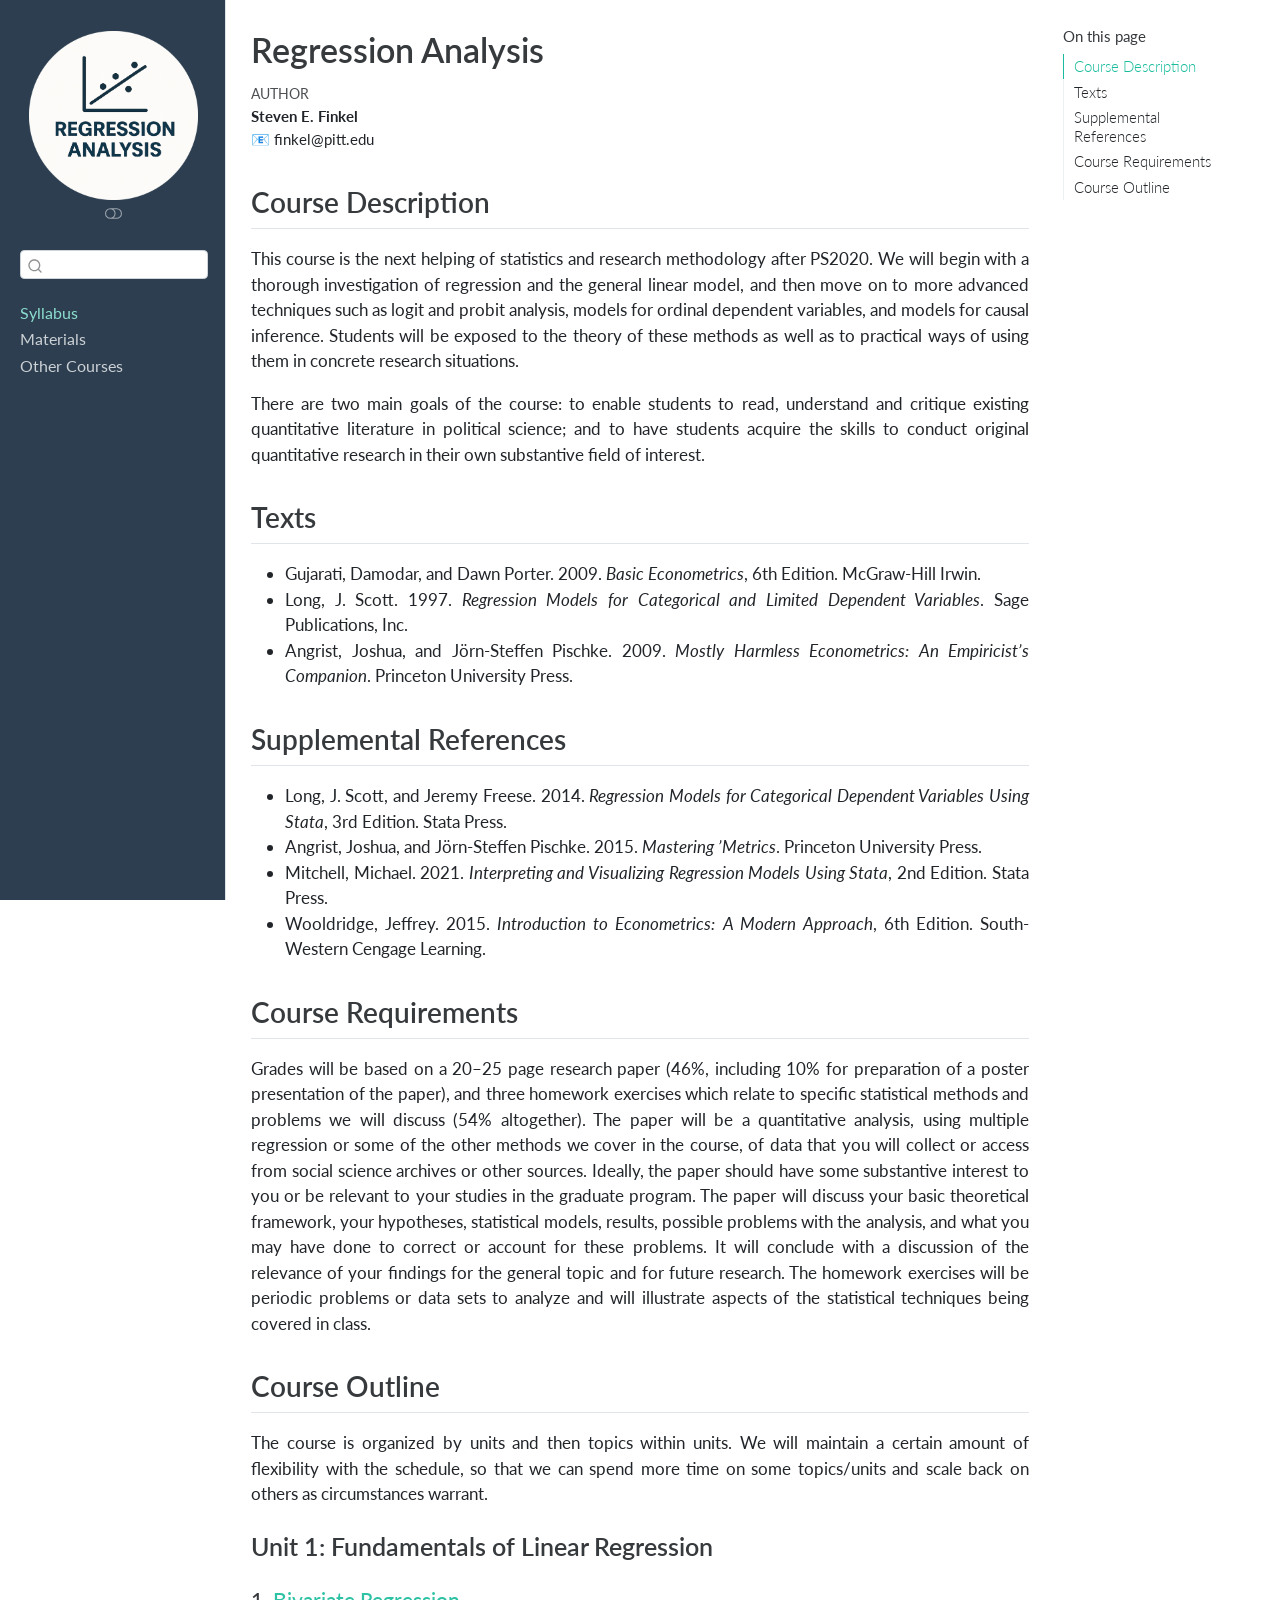
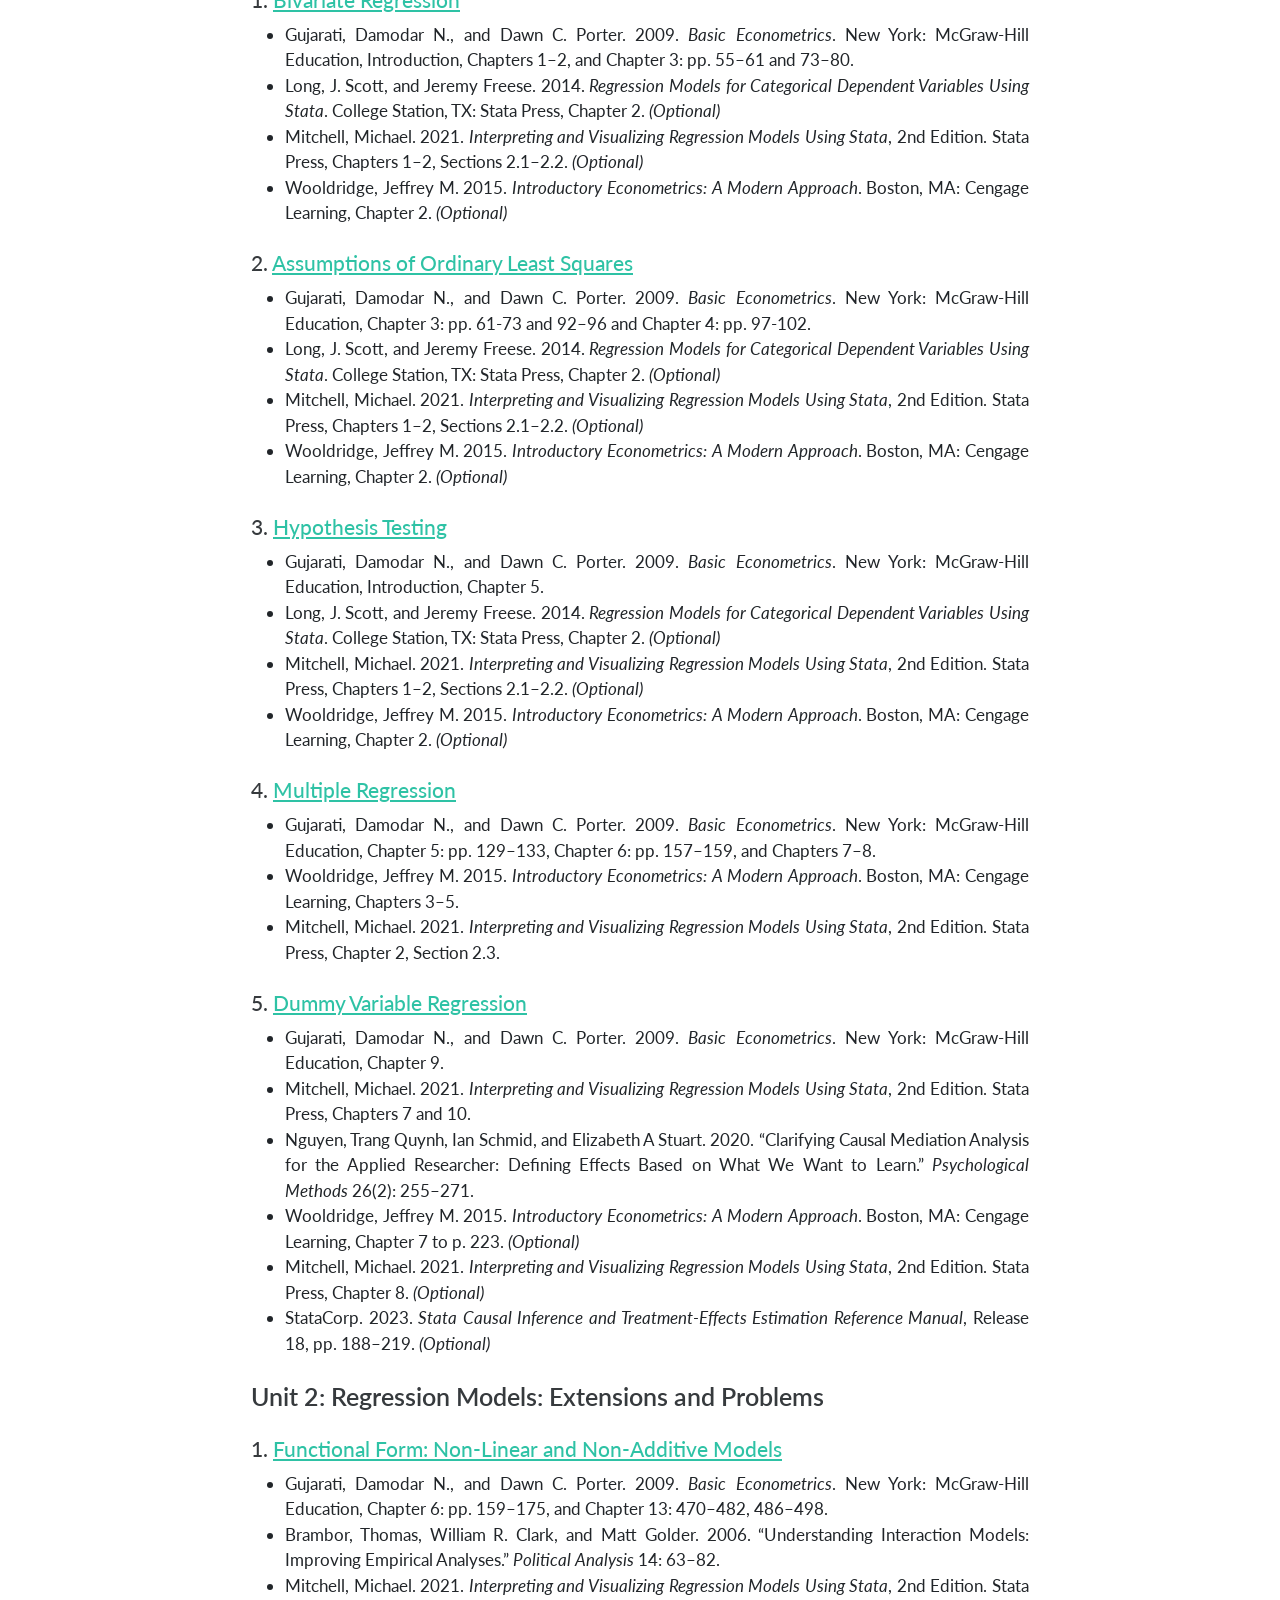
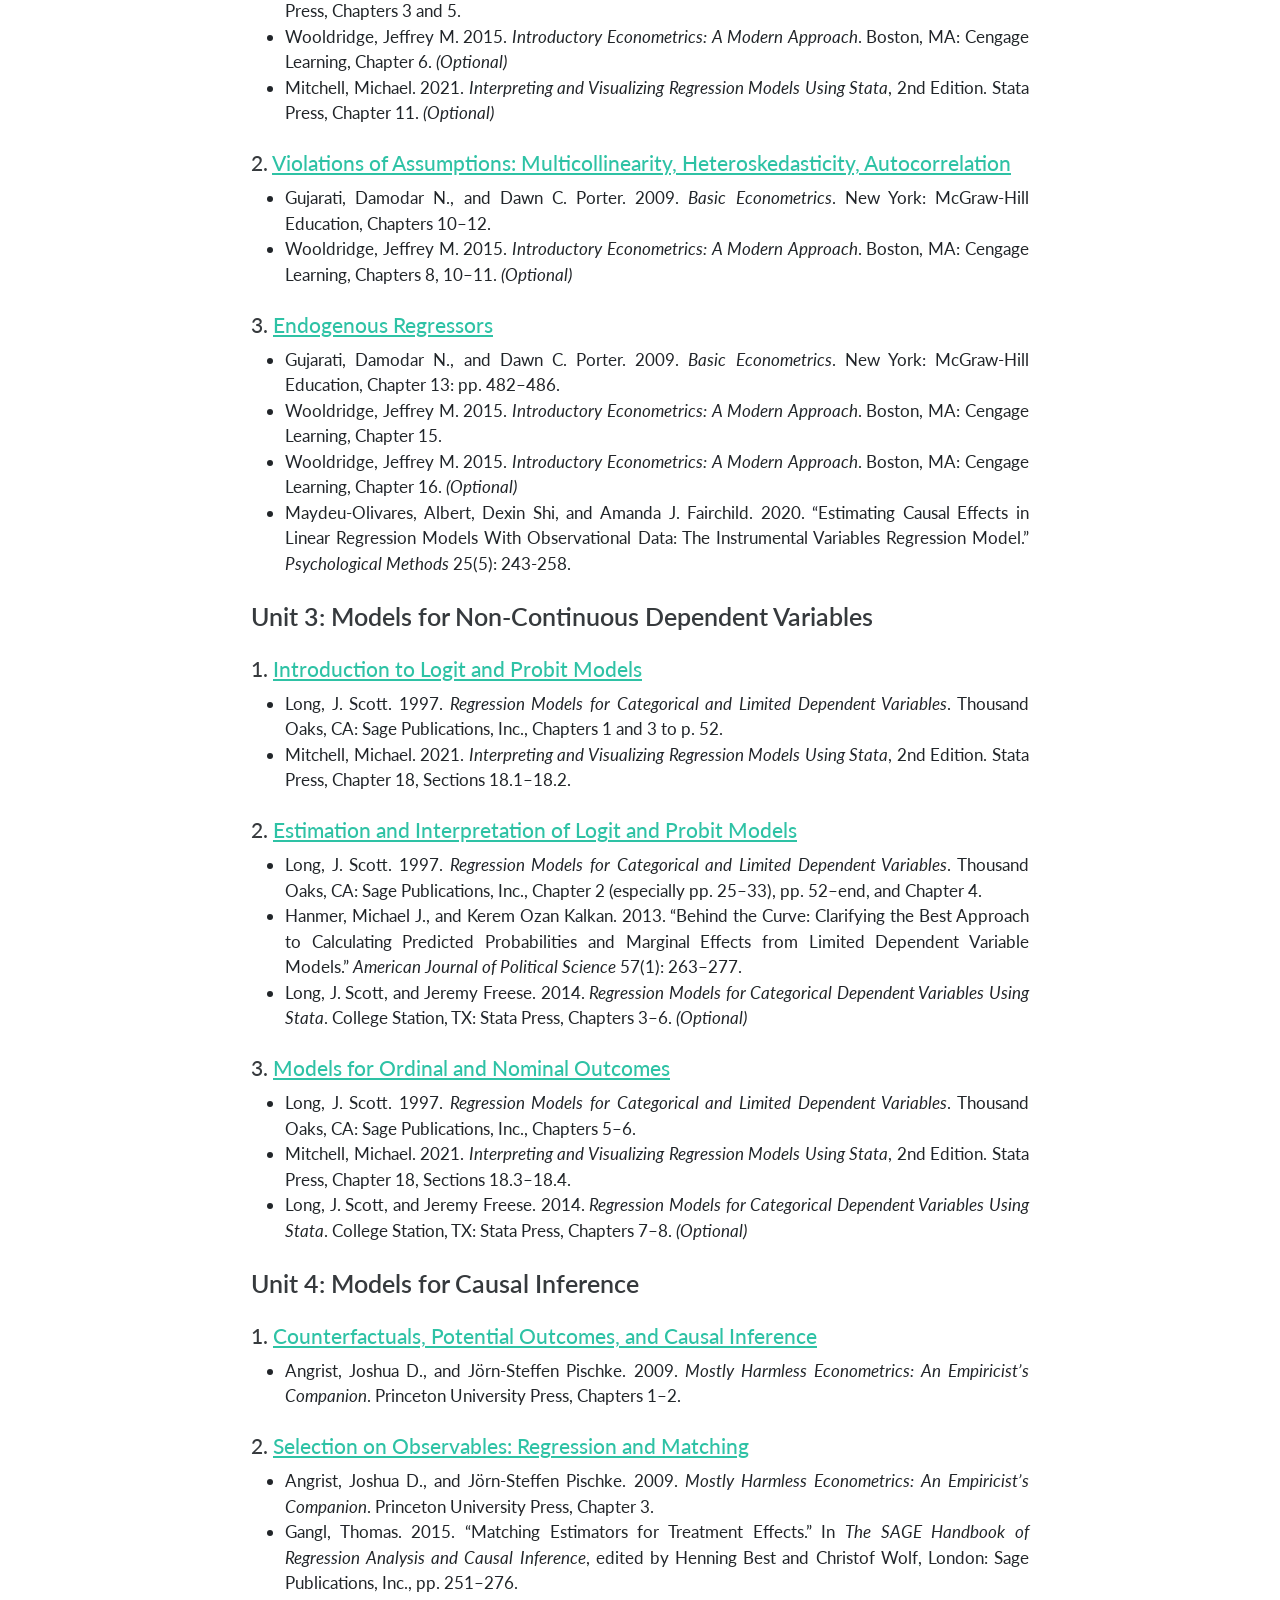
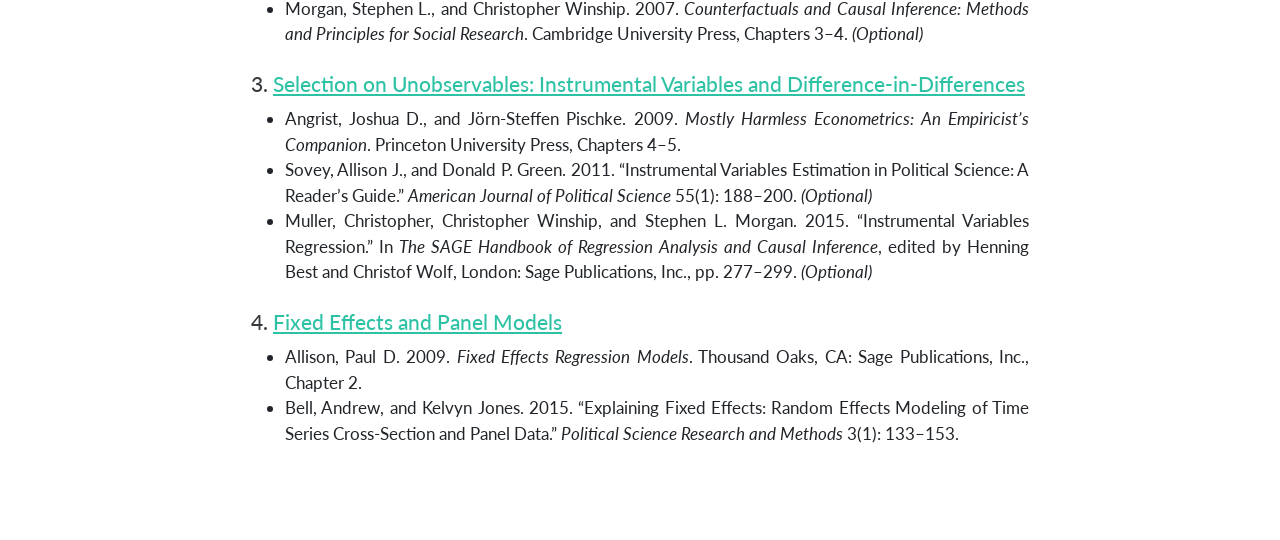
<file: docs/index.html>
<!DOCTYPE html>
<html xmlns="http://www.w3.org/1999/xhtml" lang="en" xml:lang="en"><head>

<meta charset="utf-8">
<meta name="generator" content="quarto-1.3.353">

<meta name="viewport" content="width=device-width, initial-scale=1.0, user-scalable=yes">

<meta name="author" content="Steven E. Finkel 📧 finkel@pitt.edu">

<title>Regression Analysis</title>
<style>
code{white-space: pre-wrap;}
span.smallcaps{font-variant: small-caps;}
div.columns{display: flex; gap: min(4vw, 1.5em);}
div.column{flex: auto; overflow-x: auto;}
div.hanging-indent{margin-left: 1.5em; text-indent: -1.5em;}
ul.task-list{list-style: none;}
ul.task-list li input[type="checkbox"] {
  width: 0.8em;
  margin: 0 0.8em 0.2em -1em; /* quarto-specific, see https://github.com/quarto-dev/quarto-cli/issues/4556 */ 
  vertical-align: middle;
}
</style>


<script src="site_libs/quarto-nav/quarto-nav.js"></script>
<script src="site_libs/clipboard/clipboard.min.js"></script>
<script src="site_libs/quarto-search/autocomplete.umd.js"></script>
<script src="site_libs/quarto-search/fuse.min.js"></script>
<script src="site_libs/quarto-search/quarto-search.js"></script>
<meta name="quarto:offset" content="./">
<script src="site_libs/quarto-html/quarto.js"></script>
<script src="site_libs/quarto-html/popper.min.js"></script>
<script src="site_libs/quarto-html/tippy.umd.min.js"></script>
<link href="site_libs/quarto-html/tippy.css" rel="stylesheet">
<link href="site_libs/quarto-html/quarto-syntax-highlighting.css" rel="stylesheet" class="quarto-color-scheme" id="quarto-text-highlighting-styles">
<link href="site_libs/quarto-html/quarto-syntax-highlighting-dark.css" rel="prefetch" class="quarto-color-scheme quarto-color-alternate" id="quarto-text-highlighting-styles">
<script src="site_libs/bootstrap/bootstrap.min.js"></script>
<link href="site_libs/bootstrap/bootstrap-icons.css" rel="stylesheet">
<link href="site_libs/bootstrap/bootstrap.min.css" rel="stylesheet" class="quarto-color-scheme" id="quarto-bootstrap" data-mode="light">
<link href="site_libs/bootstrap/bootstrap-dark.min.css" rel="prefetch" class="quarto-color-scheme quarto-color-alternate" id="quarto-bootstrap" data-mode="dark">
<script id="quarto-search-options" type="application/json">{
  "location": "sidebar",
  "copy-button": false,
  "collapse-after": 3,
  "panel-placement": "start",
  "type": "textbox",
  "limit": 20,
  "language": {
    "search-no-results-text": "No results",
    "search-matching-documents-text": "matching documents",
    "search-copy-link-title": "Copy link to search",
    "search-hide-matches-text": "Hide additional matches",
    "search-more-match-text": "more match in this document",
    "search-more-matches-text": "more matches in this document",
    "search-clear-button-title": "Clear",
    "search-detached-cancel-button-title": "Cancel",
    "search-submit-button-title": "Submit"
  }
}</script>
<meta name="google-site-verification" content="P-zitzVGzvQSeHPkKdTFETSxi1XEwqcpJITI1MVlfZg">


<link rel="stylesheet" href="styles.css">
</head>

<body class="nav-sidebar docked">

<div id="quarto-search-results"></div>
  <header id="quarto-header" class="headroom fixed-top">
  <nav class="quarto-secondary-nav">
    <div class="container-fluid d-flex">
      <button type="button" class="quarto-btn-toggle btn" data-bs-toggle="collapse" data-bs-target="#quarto-sidebar,#quarto-sidebar-glass" aria-controls="quarto-sidebar" aria-expanded="false" aria-label="Toggle sidebar navigation" onclick="if (window.quartoToggleHeadroom) { window.quartoToggleHeadroom(); }">
        <i class="bi bi-layout-text-sidebar-reverse"></i>
      </button>
      <nav class="quarto-page-breadcrumbs" aria-label="breadcrumb"><ol class="breadcrumb"><li class="breadcrumb-item"><a href="./syllabus.html">Syllabus</a></li></ol></nav>
      <a class="flex-grow-1" role="button" data-bs-toggle="collapse" data-bs-target="#quarto-sidebar,#quarto-sidebar-glass" aria-controls="quarto-sidebar" aria-expanded="false" aria-label="Toggle sidebar navigation" onclick="if (window.quartoToggleHeadroom) { window.quartoToggleHeadroom(); }">      
      </a>
      <button type="button" class="btn quarto-search-button" aria-label="Search" onclick="window.quartoOpenSearch();">
        <i class="bi bi-search"></i>
      </button>
    </div>
  </nav>
</header>
<!-- content -->
<div id="quarto-content" class="quarto-container page-columns page-rows-contents page-layout-full">
<!-- sidebar -->
  <nav id="quarto-sidebar" class="sidebar collapse collapse-horizontal sidebar-navigation docked overflow-auto">
    <div class="pt-lg-2 mt-2 text-center sidebar-header">
      <a href="./index.html" class="sidebar-logo-link">
      <img src="./images/ps2030_logo-modified.png" alt="" class="sidebar-logo py-0 d-lg-inline d-none">
      </a>
      <div class="sidebar-tools-main">
  <a href="" class="quarto-color-scheme-toggle quarto-navigation-tool  px-1" onclick="window.quartoToggleColorScheme(); return false;" title="Toggle dark mode"><i class="bi"></i></a>
</div>
      </div>
        <div class="mt-2 flex-shrink-0 align-items-center">
        <div class="sidebar-search">
        <div id="quarto-search" class="" title="Search"></div>
        </div>
        </div>
    <div class="sidebar-menu-container"> 
    <ul class="list-unstyled mt-1">
        <li class="sidebar-item">
  <div class="sidebar-item-container"> 
  <a href="./syllabus.html" class="sidebar-item-text sidebar-link active">
 <span class="menu-text">Syllabus</span></a>
  </div>
</li>
        <li class="sidebar-item">
  <div class="sidebar-item-container"> 
  <a href="./materials.html" class="sidebar-item-text sidebar-link">
 <span class="menu-text">Materials</span></a>
  </div>
</li>
        <li class="sidebar-item">
  <div class="sidebar-item-container"> 
  <a href="https://www.stevenfinkel.com/teaching.html" class="sidebar-item-text sidebar-link">
 <span class="menu-text">Other Courses</span></a>
  </div>
</li>
    </ul>
    </div>
</nav>
<div id="quarto-sidebar-glass" data-bs-toggle="collapse" data-bs-target="#quarto-sidebar,#quarto-sidebar-glass"></div>
<!-- margin-sidebar -->
    <div id="quarto-margin-sidebar" class="sidebar margin-sidebar">
        <nav id="TOC" role="doc-toc" class="toc-active">
    <h2 id="toc-title">On this page</h2>
   
  <ul class="collapse">
  <li><a href="#course-description" id="toc-course-description" class="nav-link active" data-scroll-target="#course-description">Course Description</a></li>
  <li><a href="#texts" id="toc-texts" class="nav-link" data-scroll-target="#texts">Texts</a></li>
  <li><a href="#supplemental-references" id="toc-supplemental-references" class="nav-link" data-scroll-target="#supplemental-references">Supplemental References</a></li>
  <li><a href="#course-requirements" id="toc-course-requirements" class="nav-link" data-scroll-target="#course-requirements">Course Requirements</a></li>
  <li><a href="#course-outline" id="toc-course-outline" class="nav-link" data-scroll-target="#course-outline">Course Outline</a></li>
  </ul>
</nav>
    </div>
<!-- main -->
<main class="content column-body" id="quarto-document-content">

<header id="title-block-header" class="quarto-title-block default">
<div class="quarto-title">
<h1 class="title">Regression Analysis</h1>
</div>



<div class="quarto-title-meta">

    <div>
    <div class="quarto-title-meta-heading">Author</div>
    <div class="quarto-title-meta-contents">
             <p><a href="https://www.stevenfinkel.com/about.html" target="_blank"><strong>Steven E. Finkel</strong></a><br><a href="mailto:finkel@pitt.edu">📧 finkel@pitt.edu</a> </p>
          </div>
  </div>
    
  
    
  </div>
  

</header>

<section id="course-description" class="level2">
<h2 data-anchor-id="course-description">Course Description</h2>
<div class="justify-text">
<p>This course is the next helping of statistics and research methodology after PS2020. We will begin with a thorough investigation of regression and the general linear model, and then move on to more advanced techniques such as logit and probit analysis, models for ordinal dependent variables, and models for causal inference. Students will be exposed to the theory of these methods as well as to practical ways of using them in concrete research situations.</p>
<p>There are two main goals of the course: to enable students to read, understand and critique existing quantitative literature in political science; and to have students acquire the skills to conduct original quantitative research in their own substantive field of interest.</p>
</div>
</section>
<section id="texts" class="level2">
<h2 data-anchor-id="texts">Texts</h2>
<div class="justify-text">
<ul>
<li>Gujarati, Damodar, and Dawn Porter. 2009. <em>Basic Econometrics</em>, 6th Edition. McGraw-Hill Irwin.</li>
<li>Long, J. Scott. 1997. <em>Regression Models for Categorical and Limited Dependent Variables</em>. Sage Publications, Inc.</li>
<li>Angrist, Joshua, and Jörn-Steffen Pischke. 2009. <em>Mostly Harmless Econometrics: An Empiricist’s Companion</em>. Princeton University Press.</li>
</ul>
</div>
</section>
<section id="supplemental-references" class="level2">
<h2 data-anchor-id="supplemental-references">Supplemental References</h2>
<div class="justify-text">
<ul>
<li>Long, J. Scott, and Jeremy Freese. 2014. <em>Regression Models for Categorical Dependent Variables Using Stata</em>, 3rd Edition. Stata Press.</li>
<li>Angrist, Joshua, and Jörn-Steffen Pischke. 2015. <em>Mastering ’Metrics</em>. Princeton University Press.</li>
<li>Mitchell, Michael. 2021. <em>Interpreting and Visualizing Regression Models Using Stata</em>, 2nd Edition. Stata Press.</li>
<li>Wooldridge, Jeffrey. 2015. <em>Introduction to Econometrics: A Modern Approach</em>, 6th Edition. South-Western Cengage Learning.</li>
</ul>
</div>
</section>
<section id="course-requirements" class="level2">
<h2 data-anchor-id="course-requirements">Course Requirements</h2>
<div class="justify-text">
<p>Grades will be based on a 20–25 page research paper (46%, including 10% for preparation of a poster presentation of the paper), and three homework exercises which relate to specific statistical methods and problems we will discuss (54% altogether). The paper will be a quantitative analysis, using multiple regression or some of the other methods we cover in the course, of data that you will collect or access from social science archives or other sources. Ideally, the paper should have some substantive interest to you or be relevant to your studies in the graduate program. The paper will discuss your basic theoretical framework, your hypotheses, statistical models, results, possible problems with the analysis, and what you may have done to correct or account for these problems. It will conclude with a discussion of the relevance of your findings for the general topic and for future research. The homework exercises will be periodic problems or data sets to analyze and will illustrate aspects of the statistical techniques being covered in class.</p>
</div>
</section>
<section id="course-outline" class="level2">
<h2 data-anchor-id="course-outline">Course Outline</h2>
<div class="justify-text">
<p>The course is organized by units and then topics within units. We will maintain a certain amount of flexibility with the schedule, so that we can spend more time on some topics/units and scale back on others as circumstances warrant.</p>
<section id="unit-1-fundamentals-of-linear-regression" class="level3">
<h3 data-anchor-id="unit-1-fundamentals-of-linear-regression">Unit 1: Fundamentals of Linear Regression</h3>
<section id="bivariate-regression" class="level4">
<h4 data-anchor-id="bivariate-regression">1. <a href="materials.html#bivariate-regression">Bivariate Regression</a></h4>
<ul>
<li>Gujarati, Damodar N., and Dawn C. Porter. 2009. <em>Basic Econometrics</em>. New York: McGraw-Hill Education, Introduction, Chapters 1–2, and Chapter 3: pp.&nbsp;55–61 and 73–80.&nbsp;</li>
<li>Long, J. Scott, and Jeremy Freese. 2014. <em>Regression Models for Categorical Dependent Variables Using Stata</em>. College Station, TX: Stata Press, Chapter 2. <em>(Optional)</em><br>
</li>
<li>Mitchell, Michael. 2021. <em>Interpreting and Visualizing Regression Models Using Stata</em>, 2nd Edition. Stata Press, Chapters 1–2, Sections 2.1–2.2. <em>(Optional)</em><br>
</li>
<li>Wooldridge, Jeffrey M. 2015. <em>Introductory Econometrics: A Modern Approach</em>. Boston, MA: Cengage Learning, Chapter 2. <em>(Optional)</em></li>
</ul>
</section>
<section id="assumptions-of-ordinary-least-squares" class="level4">
<h4 data-anchor-id="assumptions-of-ordinary-least-squares">2. <a href="materials.html#ols-assumptions">Assumptions of Ordinary Least Squares</a></h4>
<ul>
<li>Gujarati, Damodar N., and Dawn C. Porter. 2009. <em>Basic Econometrics</em>. New York: McGraw-Hill Education, Chapter 3: pp.&nbsp;61-73 and 92–96 and Chapter 4: pp.&nbsp;97-102.<br>
</li>
<li>Long, J. Scott, and Jeremy Freese. 2014. <em>Regression Models for Categorical Dependent Variables Using Stata</em>. College Station, TX: Stata Press, Chapter 2. <em>(Optional)</em><br>
</li>
<li>Mitchell, Michael. 2021. <em>Interpreting and Visualizing Regression Models Using Stata</em>, 2nd Edition. Stata Press, Chapters 1–2, Sections 2.1–2.2. <em>(Optional)</em><br>
</li>
<li>Wooldridge, Jeffrey M. 2015. <em>Introductory Econometrics: A Modern Approach</em>. Boston, MA: Cengage Learning, Chapter 2. <em>(Optional)</em></li>
</ul>
</section>
<section id="hypothesis-testing" class="level4">
<h4 data-anchor-id="hypothesis-testing">3. <a href="materials.html#hypothesis-testing">Hypothesis Testing</a></h4>
<ul>
<li>Gujarati, Damodar N., and Dawn C. Porter. 2009. <em>Basic Econometrics</em>. New York: McGraw-Hill Education, Introduction, Chapter 5.<br>
</li>
<li>Long, J. Scott, and Jeremy Freese. 2014. <em>Regression Models for Categorical Dependent Variables Using Stata</em>. College Station, TX: Stata Press, Chapter 2. <em>(Optional)</em><br>
</li>
<li>Mitchell, Michael. 2021. <em>Interpreting and Visualizing Regression Models Using Stata</em>, 2nd Edition. Stata Press, Chapters 1–2, Sections 2.1–2.2. <em>(Optional)</em><br>
</li>
<li>Wooldridge, Jeffrey M. 2015. <em>Introductory Econometrics: A Modern Approach</em>. Boston, MA: Cengage Learning, Chapter 2. <em>(Optional)</em></li>
</ul>
</section>
<section id="multiple-regression" class="level4">
<h4 data-anchor-id="multiple-regression">4. <a href="materials.html#multiple-regression">Multiple Regression</a></h4>
<ul>
<li>Gujarati, Damodar N., and Dawn C. Porter. 2009. <em>Basic Econometrics</em>. New York: McGraw-Hill Education, Chapter 5: pp.&nbsp;129–133, Chapter 6: pp.&nbsp;157–159, and Chapters 7–8.<br>
</li>
<li>Wooldridge, Jeffrey M. 2015. <em>Introductory Econometrics: A Modern Approach</em>. Boston, MA: Cengage Learning, Chapters 3–5.<br>
</li>
<li>Mitchell, Michael. 2021. <em>Interpreting and Visualizing Regression Models Using Stata</em>, 2nd Edition. Stata Press, Chapter 2, Section 2.3.</li>
</ul>
</section>
<section id="dummy-variable-regression" class="level4">
<h4 data-anchor-id="dummy-variable-regression">5. <a href="materials.html#dummy-variable-regression">Dummy Variable Regression</a></h4>
<ul>
<li>Gujarati, Damodar N., and Dawn C. Porter. 2009. <em>Basic Econometrics</em>. New York: McGraw-Hill Education, Chapter 9.<br>
</li>
<li>Mitchell, Michael. 2021. <em>Interpreting and Visualizing Regression Models Using Stata</em>, 2nd Edition. Stata Press, Chapters 7 and 10.<br>
</li>
<li>Nguyen, Trang Quynh, Ian Schmid, and Elizabeth A Stuart. 2020. “Clarifying Causal Mediation Analysis for the Applied Researcher: Defining Effects Based on What We Want to Learn.” <em>Psychological Methods</em> 26(2): 255–271.<br>
</li>
<li>Wooldridge, Jeffrey M. 2015. <em>Introductory Econometrics: A Modern Approach</em>. Boston, MA: Cengage Learning, Chapter 7 to p.&nbsp;223. <em>(Optional)</em><br>
</li>
<li>Mitchell, Michael. 2021. <em>Interpreting and Visualizing Regression Models Using Stata</em>, 2nd Edition. Stata Press, Chapter 8. <em>(Optional)</em><br>
</li>
<li>StataCorp. 2023. <em>Stata Causal Inference and Treatment-Effects Estimation Reference Manual</em>, Release 18, pp.&nbsp;188–219. <em>(Optional)</em></li>
</ul>
</section>
</section>
<section id="unit-2-regression-models-extensions-and-problems" class="level3">
<h3 data-anchor-id="unit-2-regression-models-extensions-and-problems">Unit 2: Regression Models: Extensions and Problems</h3>
<section id="functional-form-non-linear-and-non-additive-models" class="level4">
<h4 data-anchor-id="functional-form-non-linear-and-non-additive-models">1. <a href="materials.html#functional-form">Functional Form: Non-Linear and Non-Additive Models</a></h4>
<ul>
<li>Gujarati, Damodar N., and Dawn C. Porter. 2009. <em>Basic Econometrics</em>. New York: McGraw-Hill Education, Chapter 6: pp.&nbsp;159–175, and Chapter 13: 470–482, 486–498.<br>
</li>
<li>Brambor, Thomas, William R. Clark, and Matt Golder. 2006. “Understanding Interaction Models: Improving Empirical Analyses.” <em>Political Analysis</em> 14: 63–82.<br>
</li>
<li>Mitchell, Michael. 2021. <em>Interpreting and Visualizing Regression Models Using Stata</em>, 2nd Edition. Stata Press, Chapters 3 and 5.<br>
</li>
<li>Wooldridge, Jeffrey M. 2015. <em>Introductory Econometrics: A Modern Approach</em>. Boston, MA: Cengage Learning, Chapter 6. <em>(Optional)</em><br>
</li>
<li>Mitchell, Michael. 2021. <em>Interpreting and Visualizing Regression Models Using Stata</em>, 2nd Edition. Stata Press, Chapter 11. <em>(Optional)</em></li>
</ul>
</section>
<section id="violations-of-assumptions-multicollinearity-heteroskedasticity-autocorrelation" class="level4">
<h4 data-anchor-id="violations-of-assumptions-multicollinearity-heteroskedasticity-autocorrelation">2. <a href="materials.html#violations-of-assumptions">Violations of Assumptions: Multicollinearity, Heteroskedasticity, Autocorrelation</a></h4>
<ul>
<li>Gujarati, Damodar N., and Dawn C. Porter. 2009. <em>Basic Econometrics</em>. New York: McGraw-Hill Education, Chapters 10–12.<br>
</li>
<li>Wooldridge, Jeffrey M. 2015. <em>Introductory Econometrics: A Modern Approach</em>. Boston, MA: Cengage Learning, Chapters 8, 10–11. <em>(Optional)</em></li>
</ul>
</section>
<section id="endogenous-regressors" class="level4">
<h4 data-anchor-id="endogenous-regressors">3. <a href="materials.html#endogenous-regressors">Endogenous Regressors</a></h4>
<ul>
<li>Gujarati, Damodar N., and Dawn C. Porter. 2009. <em>Basic Econometrics</em>. New York: McGraw-Hill Education, Chapter 13: pp.&nbsp;482–486.<br>
</li>
<li>Wooldridge, Jeffrey M. 2015. <em>Introductory Econometrics: A Modern Approach</em>. Boston, MA: Cengage Learning, Chapter 15.<br>
</li>
<li>Wooldridge, Jeffrey M. 2015. <em>Introductory Econometrics: A Modern Approach</em>. Boston, MA: Cengage Learning, Chapter 16. <em>(Optional)</em><br>
</li>
<li>Maydeu-Olivares, Albert, Dexin Shi, and Amanda J. Fairchild. 2020. “Estimating Causal Effects in Linear Regression Models With Observational Data: The Instrumental Variables Regression Model.” <em>Psychological Methods</em> 25(5): 243-258.</li>
</ul>
</section>
</section>
<section id="unit-3-models-for-non-continuous-dependent-variables" class="level3">
<h3 data-anchor-id="unit-3-models-for-non-continuous-dependent-variables">Unit 3: Models for Non-Continuous Dependent Variables</h3>
<section id="introduction-to-logit-and-probit-models" class="level4">
<h4 data-anchor-id="introduction-to-logit-and-probit-models">1. <a href="materials.html#logit-probit-intro">Introduction to Logit and Probit Models</a></h4>
<ul>
<li>Long, J. Scott. 1997. <em>Regression Models for Categorical and Limited Dependent Variables</em>. Thousand Oaks, CA: Sage Publications, Inc., Chapters 1 and 3 to p.&nbsp;52.<br>
</li>
<li>Mitchell, Michael. 2021. <em>Interpreting and Visualizing Regression Models Using Stata</em>, 2nd Edition. Stata Press, Chapter 18, Sections 18.1–18.2.</li>
</ul>
</section>
<section id="estimation-and-interpretation-of-logit-and-probit-models" class="level4">
<h4 data-anchor-id="estimation-and-interpretation-of-logit-and-probit-models">2. <a href="materials.html#logit-probit-interpretation">Estimation and Interpretation of Logit and Probit Models</a></h4>
<ul>
<li>Long, J. Scott. 1997. <em>Regression Models for Categorical and Limited Dependent Variables</em>. Thousand Oaks, CA: Sage Publications, Inc., Chapter 2 (especially pp.&nbsp;25–33), pp.&nbsp;52–end, and Chapter 4.<br>
</li>
<li>Hanmer, Michael J., and Kerem Ozan Kalkan. 2013. “Behind the Curve: Clarifying the Best Approach to Calculating Predicted Probabilities and Marginal Effects from Limited Dependent Variable Models.” <em>American Journal of Political Science</em> 57(1): 263–277.<br>
</li>
<li>Long, J. Scott, and Jeremy Freese. 2014. <em>Regression Models for Categorical Dependent Variables Using Stata</em>. College Station, TX: Stata Press, Chapters 3–6. <em>(Optional)</em></li>
</ul>
</section>
<section id="models-for-ordinal-and-nominal-outcomes" class="level4">
<h4 data-anchor-id="models-for-ordinal-and-nominal-outcomes">3. <a href="materials.html#ordinal-nominal">Models for Ordinal and Nominal Outcomes</a></h4>
<ul>
<li>Long, J. Scott. 1997. <em>Regression Models for Categorical and Limited Dependent Variables</em>. Thousand Oaks, CA: Sage Publications, Inc., Chapters 5–6.<br>
</li>
<li>Mitchell, Michael. 2021. <em>Interpreting and Visualizing Regression Models Using Stata</em>, 2nd Edition. Stata Press, Chapter 18, Sections 18.3–18.4.<br>
</li>
<li>Long, J. Scott, and Jeremy Freese. 2014. <em>Regression Models for Categorical Dependent Variables Using Stata</em>. College Station, TX: Stata Press, Chapters 7–8. <em>(Optional)</em></li>
</ul>
</section>
</section>
<section id="unit-4-models-for-causal-inference" class="level3">
<h3 data-anchor-id="unit-4-models-for-causal-inference">Unit 4: Models for Causal Inference</h3>
<section id="counterfactuals-potential-outcomes-and-causal-inference" class="level4">
<h4 data-anchor-id="counterfactuals-potential-outcomes-and-causal-inference">1. <a href="materials.html#causal-inference-intro">Counterfactuals, Potential Outcomes, and Causal Inference</a></h4>
<ul>
<li>Angrist, Joshua D., and Jörn-Steffen Pischke. 2009. <em>Mostly Harmless Econometrics: An Empiricist’s Companion</em>. Princeton University Press, Chapters 1–2.</li>
</ul>
</section>
<section id="selection-on-observables-regression-and-matching" class="level4">
<h4 data-anchor-id="selection-on-observables-regression-and-matching">2. <a href="materials.html#observables-matching">Selection on Observables: Regression and Matching</a></h4>
<ul>
<li>Angrist, Joshua D., and Jörn-Steffen Pischke. 2009. <em>Mostly Harmless Econometrics: An Empiricist’s Companion</em>. Princeton University Press, Chapter 3.<br>
</li>
<li>Gangl, Thomas. 2015. “Matching Estimators for Treatment Effects.” In <em>The SAGE Handbook of Regression Analysis and Causal Inference</em>, edited by Henning Best and Christof Wolf, London: Sage Publications, Inc., pp.&nbsp;251–276.<br>
</li>
<li>Morgan, Stephen L., and Christopher Winship. 2007. <em>Counterfactuals and Causal Inference: Methods and Principles for Social Research</em>. Cambridge University Press, Chapters 3–4. <em>(Optional)</em></li>
</ul>
</section>
<section id="selection-on-unobservables-instrumental-variables-and-difference-in-differences" class="level4">
<h4 data-anchor-id="selection-on-unobservables-instrumental-variables-and-difference-in-differences">3. <a href="materials.html#unobservables-iv-did">Selection on Unobservables: Instrumental Variables and Difference-in-Differences</a></h4>
<ul>
<li>Angrist, Joshua D., and Jörn-Steffen Pischke. 2009. <em>Mostly Harmless Econometrics: An Empiricist’s Companion</em>. Princeton University Press, Chapters 4–5.<br>
</li>
<li>Sovey, Allison J., and Donald P. Green. 2011. “Instrumental Variables Estimation in Political Science: A Reader’s Guide.” <em>American Journal of Political Science</em> 55(1): 188–200. <em>(Optional)</em><br>
</li>
<li>Muller, Christopher, Christopher Winship, and Stephen L. Morgan. 2015. “Instrumental Variables Regression.” In <em>The SAGE Handbook of Regression Analysis and Causal Inference</em>, edited by Henning Best and Christof Wolf, London: Sage Publications, Inc., pp.&nbsp;277–299. <em>(Optional)</em></li>
</ul>
</section>
<section id="fixed-effects-and-panel-models" class="level4">
<h4 data-anchor-id="fixed-effects-and-panel-models">4. <a href="materials.html#fixed-effects-panel">Fixed Effects and Panel Models</a></h4>
<ul>
<li>Allison, Paul D. 2009. <em>Fixed Effects Regression Models</em>. Thousand Oaks, CA: Sage Publications, Inc., Chapter 2.<br>
</li>
<li>Bell, Andrew, and Kelvyn Jones. 2015. “Explaining Fixed Effects: Random Effects Modeling of Time Series Cross-Section and Panel Data.” <em>Political Science Research and Methods</em> 3(1): 133–153.</li>
</ul>
</section>
</section>
</div>


</section>

</main> <!-- /main -->
<script id="quarto-html-after-body" type="application/javascript">
window.document.addEventListener("DOMContentLoaded", function (event) {
  const toggleBodyColorMode = (bsSheetEl) => {
    const mode = bsSheetEl.getAttribute("data-mode");
    const bodyEl = window.document.querySelector("body");
    if (mode === "dark") {
      bodyEl.classList.add("quarto-dark");
      bodyEl.classList.remove("quarto-light");
    } else {
      bodyEl.classList.add("quarto-light");
      bodyEl.classList.remove("quarto-dark");
    }
  }
  const toggleBodyColorPrimary = () => {
    const bsSheetEl = window.document.querySelector("link#quarto-bootstrap");
    if (bsSheetEl) {
      toggleBodyColorMode(bsSheetEl);
    }
  }
  toggleBodyColorPrimary();  
  const disableStylesheet = (stylesheets) => {
    for (let i=0; i < stylesheets.length; i++) {
      const stylesheet = stylesheets[i];
      stylesheet.rel = 'prefetch';
    }
  }
  const enableStylesheet = (stylesheets) => {
    for (let i=0; i < stylesheets.length; i++) {
      const stylesheet = stylesheets[i];
      stylesheet.rel = 'stylesheet';
    }
  }
  const manageTransitions = (selector, allowTransitions) => {
    const els = window.document.querySelectorAll(selector);
    for (let i=0; i < els.length; i++) {
      const el = els[i];
      if (allowTransitions) {
        el.classList.remove('notransition');
      } else {
        el.classList.add('notransition');
      }
    }
  }
  const toggleColorMode = (alternate) => {
    // Switch the stylesheets
    const alternateStylesheets = window.document.querySelectorAll('link.quarto-color-scheme.quarto-color-alternate');
    manageTransitions('#quarto-margin-sidebar .nav-link', false);
    if (alternate) {
      enableStylesheet(alternateStylesheets);
      for (const sheetNode of alternateStylesheets) {
        if (sheetNode.id === "quarto-bootstrap") {
          toggleBodyColorMode(sheetNode);
        }
      }
    } else {
      disableStylesheet(alternateStylesheets);
      toggleBodyColorPrimary();
    }
    manageTransitions('#quarto-margin-sidebar .nav-link', true);
    // Switch the toggles
    const toggles = window.document.querySelectorAll('.quarto-color-scheme-toggle');
    for (let i=0; i < toggles.length; i++) {
      const toggle = toggles[i];
      if (toggle) {
        if (alternate) {
          toggle.classList.add("alternate");     
        } else {
          toggle.classList.remove("alternate");
        }
      }
    }
    // Hack to workaround the fact that safari doesn't
    // properly recolor the scrollbar when toggling (#1455)
    if (navigator.userAgent.indexOf('Safari') > 0 && navigator.userAgent.indexOf('Chrome') == -1) {
      manageTransitions("body", false);
      window.scrollTo(0, 1);
      setTimeout(() => {
        window.scrollTo(0, 0);
        manageTransitions("body", true);
      }, 40);  
    }
  }
  const isFileUrl = () => { 
    return window.location.protocol === 'file:';
  }
  const hasAlternateSentinel = () => {  
    let styleSentinel = getColorSchemeSentinel();
    if (styleSentinel !== null) {
      return styleSentinel === "alternate";
    } else {
      return false;
    }
  }
  const setStyleSentinel = (alternate) => {
    const value = alternate ? "alternate" : "default";
    if (!isFileUrl()) {
      window.localStorage.setItem("quarto-color-scheme", value);
    } else {
      localAlternateSentinel = value;
    }
  }
  const getColorSchemeSentinel = () => {
    if (!isFileUrl()) {
      const storageValue = window.localStorage.getItem("quarto-color-scheme");
      return storageValue != null ? storageValue : localAlternateSentinel;
    } else {
      return localAlternateSentinel;
    }
  }
  let localAlternateSentinel = 'default';
  // Dark / light mode switch
  window.quartoToggleColorScheme = () => {
    // Read the current dark / light value 
    let toAlternate = !hasAlternateSentinel();
    toggleColorMode(toAlternate);
    setStyleSentinel(toAlternate);
  };
  // Ensure there is a toggle, if there isn't float one in the top right
  if (window.document.querySelector('.quarto-color-scheme-toggle') === null) {
    const a = window.document.createElement('a');
    a.classList.add('top-right');
    a.classList.add('quarto-color-scheme-toggle');
    a.href = "";
    a.onclick = function() { try { window.quartoToggleColorScheme(); } catch {} return false; };
    const i = window.document.createElement("i");
    i.classList.add('bi');
    a.appendChild(i);
    window.document.body.appendChild(a);
  }
  // Switch to dark mode if need be
  if (hasAlternateSentinel()) {
    toggleColorMode(true);
  } else {
    toggleColorMode(false);
  }
  const isCodeAnnotation = (el) => {
    for (const clz of el.classList) {
      if (clz.startsWith('code-annotation-')) {                     
        return true;
      }
    }
    return false;
  }
  const clipboard = new window.ClipboardJS('.code-copy-button', {
    text: function(trigger) {
      const codeEl = trigger.previousElementSibling.cloneNode(true);
      for (const childEl of codeEl.children) {
        if (isCodeAnnotation(childEl)) {
          childEl.remove();
        }
      }
      return codeEl.innerText;
    }
  });
  clipboard.on('success', function(e) {
    // button target
    const button = e.trigger;
    // don't keep focus
    button.blur();
    // flash "checked"
    button.classList.add('code-copy-button-checked');
    var currentTitle = button.getAttribute("title");
    button.setAttribute("title", "Copied!");
    let tooltip;
    if (window.bootstrap) {
      button.setAttribute("data-bs-toggle", "tooltip");
      button.setAttribute("data-bs-placement", "left");
      button.setAttribute("data-bs-title", "Copied!");
      tooltip = new bootstrap.Tooltip(button, 
        { trigger: "manual", 
          customClass: "code-copy-button-tooltip",
          offset: [0, -8]});
      tooltip.show();    
    }
    setTimeout(function() {
      if (tooltip) {
        tooltip.hide();
        button.removeAttribute("data-bs-title");
        button.removeAttribute("data-bs-toggle");
        button.removeAttribute("data-bs-placement");
      }
      button.setAttribute("title", currentTitle);
      button.classList.remove('code-copy-button-checked');
    }, 1000);
    // clear code selection
    e.clearSelection();
  });
  function tippyHover(el, contentFn) {
    const config = {
      allowHTML: true,
      content: contentFn,
      maxWidth: 500,
      delay: 100,
      arrow: false,
      appendTo: function(el) {
          return el.parentElement;
      },
      interactive: true,
      interactiveBorder: 10,
      theme: 'quarto',
      placement: 'bottom-start'
    };
    window.tippy(el, config); 
  }
  const noterefs = window.document.querySelectorAll('a[role="doc-noteref"]');
  for (var i=0; i<noterefs.length; i++) {
    const ref = noterefs[i];
    tippyHover(ref, function() {
      // use id or data attribute instead here
      let href = ref.getAttribute('data-footnote-href') || ref.getAttribute('href');
      try { href = new URL(href).hash; } catch {}
      const id = href.replace(/^#\/?/, "");
      const note = window.document.getElementById(id);
      return note.innerHTML;
    });
  }
      let selectedAnnoteEl;
      const selectorForAnnotation = ( cell, annotation) => {
        let cellAttr = 'data-code-cell="' + cell + '"';
        let lineAttr = 'data-code-annotation="' +  annotation + '"';
        const selector = 'span[' + cellAttr + '][' + lineAttr + ']';
        return selector;
      }
      const selectCodeLines = (annoteEl) => {
        const doc = window.document;
        const targetCell = annoteEl.getAttribute("data-target-cell");
        const targetAnnotation = annoteEl.getAttribute("data-target-annotation");
        const annoteSpan = window.document.querySelector(selectorForAnnotation(targetCell, targetAnnotation));
        const lines = annoteSpan.getAttribute("data-code-lines").split(",");
        const lineIds = lines.map((line) => {
          return targetCell + "-" + line;
        })
        let top = null;
        let height = null;
        let parent = null;
        if (lineIds.length > 0) {
            //compute the position of the single el (top and bottom and make a div)
            const el = window.document.getElementById(lineIds[0]);
            top = el.offsetTop;
            height = el.offsetHeight;
            parent = el.parentElement.parentElement;
          if (lineIds.length > 1) {
            const lastEl = window.document.getElementById(lineIds[lineIds.length - 1]);
            const bottom = lastEl.offsetTop + lastEl.offsetHeight;
            height = bottom - top;
          }
          if (top !== null && height !== null && parent !== null) {
            // cook up a div (if necessary) and position it 
            let div = window.document.getElementById("code-annotation-line-highlight");
            if (div === null) {
              div = window.document.createElement("div");
              div.setAttribute("id", "code-annotation-line-highlight");
              div.style.position = 'absolute';
              parent.appendChild(div);
            }
            div.style.top = top - 2 + "px";
            div.style.height = height + 4 + "px";
            let gutterDiv = window.document.getElementById("code-annotation-line-highlight-gutter");
            if (gutterDiv === null) {
              gutterDiv = window.document.createElement("div");
              gutterDiv.setAttribute("id", "code-annotation-line-highlight-gutter");
              gutterDiv.style.position = 'absolute';
              const codeCell = window.document.getElementById(targetCell);
              const gutter = codeCell.querySelector('.code-annotation-gutter');
              gutter.appendChild(gutterDiv);
            }
            gutterDiv.style.top = top - 2 + "px";
            gutterDiv.style.height = height + 4 + "px";
          }
          selectedAnnoteEl = annoteEl;
        }
      };
      const unselectCodeLines = () => {
        const elementsIds = ["code-annotation-line-highlight", "code-annotation-line-highlight-gutter"];
        elementsIds.forEach((elId) => {
          const div = window.document.getElementById(elId);
          if (div) {
            div.remove();
          }
        });
        selectedAnnoteEl = undefined;
      };
      // Attach click handler to the DT
      const annoteDls = window.document.querySelectorAll('dt[data-target-cell]');
      for (const annoteDlNode of annoteDls) {
        annoteDlNode.addEventListener('click', (event) => {
          const clickedEl = event.target;
          if (clickedEl !== selectedAnnoteEl) {
            unselectCodeLines();
            const activeEl = window.document.querySelector('dt[data-target-cell].code-annotation-active');
            if (activeEl) {
              activeEl.classList.remove('code-annotation-active');
            }
            selectCodeLines(clickedEl);
            clickedEl.classList.add('code-annotation-active');
          } else {
            // Unselect the line
            unselectCodeLines();
            clickedEl.classList.remove('code-annotation-active');
          }
        });
      }
  const findCites = (el) => {
    const parentEl = el.parentElement;
    if (parentEl) {
      const cites = parentEl.dataset.cites;
      if (cites) {
        return {
          el,
          cites: cites.split(' ')
        };
      } else {
        return findCites(el.parentElement)
      }
    } else {
      return undefined;
    }
  };
  var bibliorefs = window.document.querySelectorAll('a[role="doc-biblioref"]');
  for (var i=0; i<bibliorefs.length; i++) {
    const ref = bibliorefs[i];
    const citeInfo = findCites(ref);
    if (citeInfo) {
      tippyHover(citeInfo.el, function() {
        var popup = window.document.createElement('div');
        citeInfo.cites.forEach(function(cite) {
          var citeDiv = window.document.createElement('div');
          citeDiv.classList.add('hanging-indent');
          citeDiv.classList.add('csl-entry');
          var biblioDiv = window.document.getElementById('ref-' + cite);
          if (biblioDiv) {
            citeDiv.innerHTML = biblioDiv.innerHTML;
          }
          popup.appendChild(citeDiv);
        });
        return popup.innerHTML;
      });
    }
  }
});
</script>
</div> <!-- /content -->



</body></html>
</file>
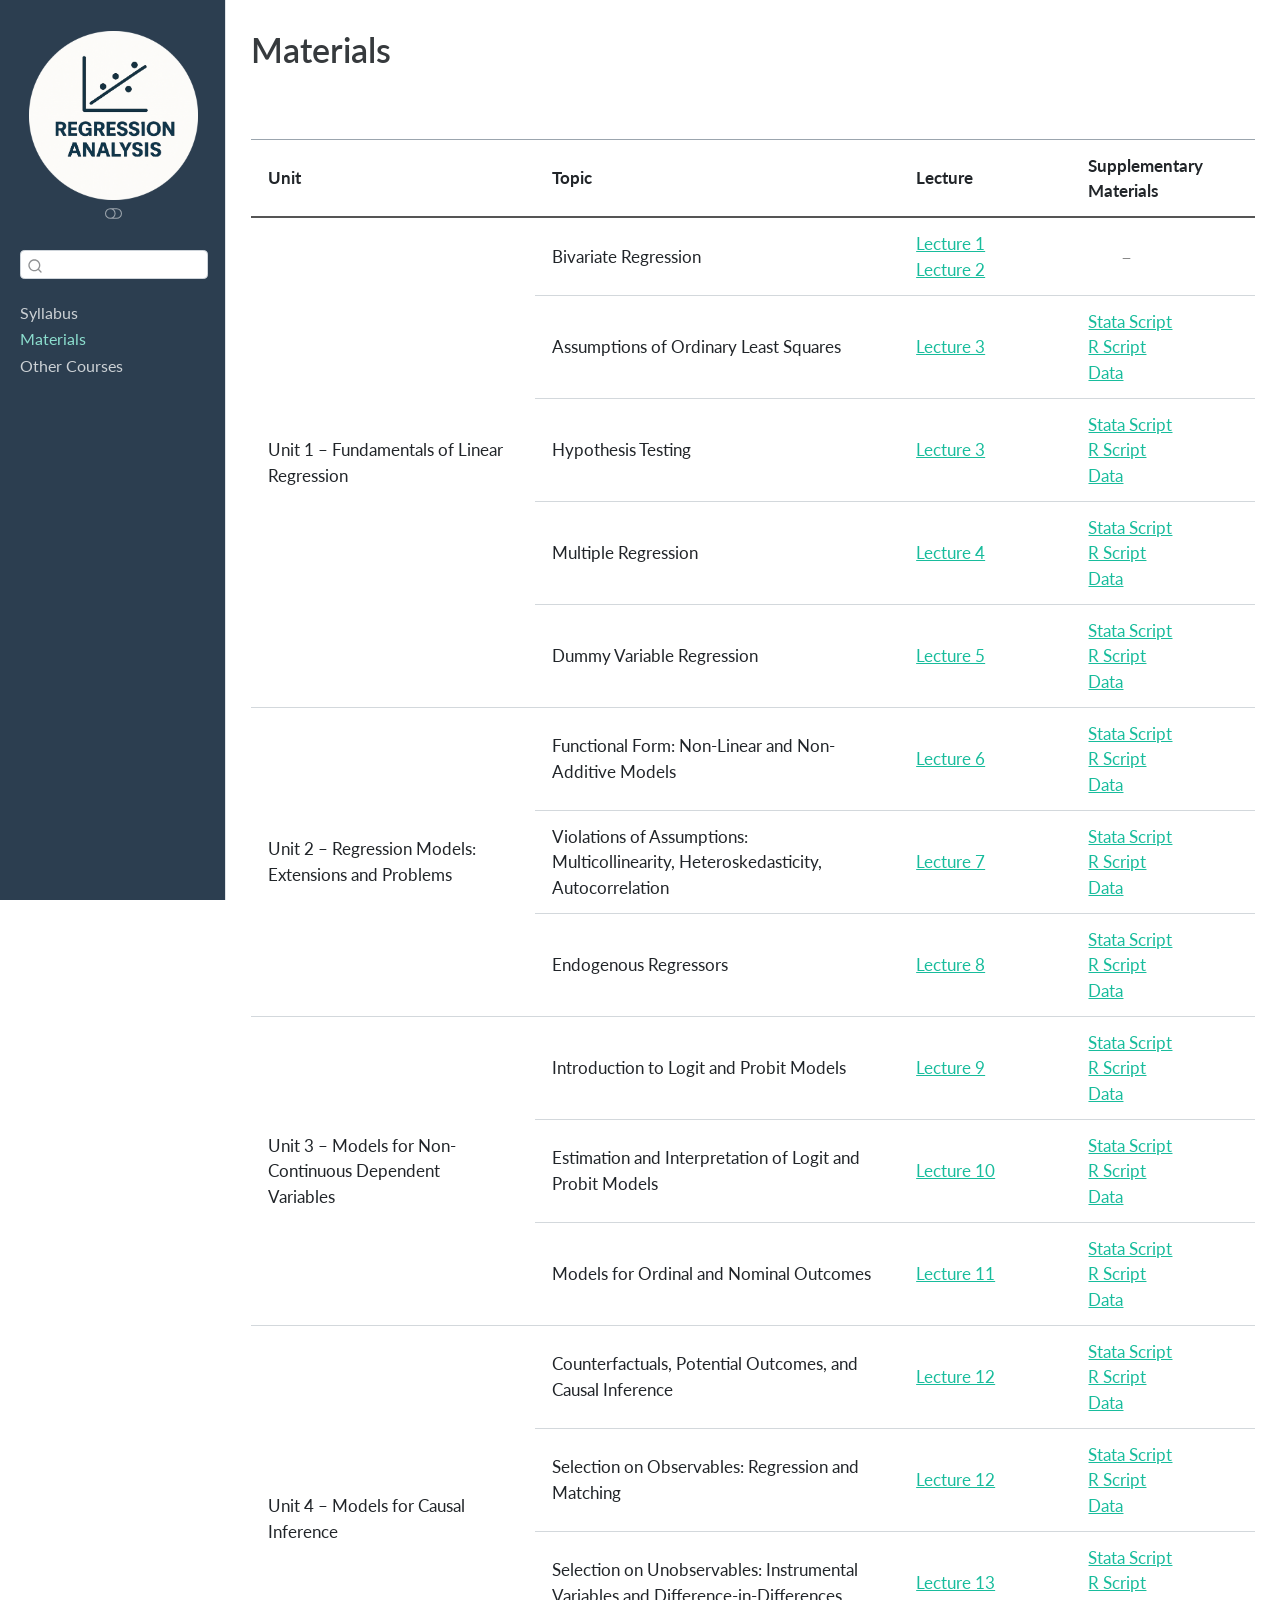
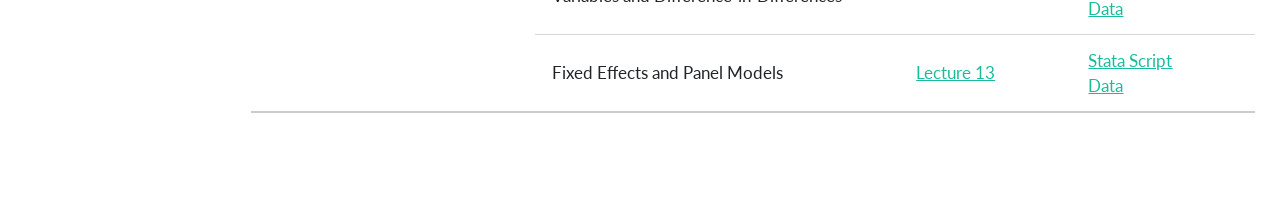
<file: docs/materials.html>
<!DOCTYPE html>
<html xmlns="http://www.w3.org/1999/xhtml" lang="en" xml:lang="en"><head>

<meta charset="utf-8">
<meta name="generator" content="quarto-1.3.353">

<meta name="viewport" content="width=device-width, initial-scale=1.0, user-scalable=yes">


<title>Regression Analysis - Materials</title>
<style>
code{white-space: pre-wrap;}
span.smallcaps{font-variant: small-caps;}
div.columns{display: flex; gap: min(4vw, 1.5em);}
div.column{flex: auto; overflow-x: auto;}
div.hanging-indent{margin-left: 1.5em; text-indent: -1.5em;}
ul.task-list{list-style: none;}
ul.task-list li input[type="checkbox"] {
  width: 0.8em;
  margin: 0 0.8em 0.2em -1em; /* quarto-specific, see https://github.com/quarto-dev/quarto-cli/issues/4556 */ 
  vertical-align: middle;
}
</style>


<script src="site_libs/quarto-nav/quarto-nav.js"></script>
<script src="site_libs/clipboard/clipboard.min.js"></script>
<script src="site_libs/quarto-search/autocomplete.umd.js"></script>
<script src="site_libs/quarto-search/fuse.min.js"></script>
<script src="site_libs/quarto-search/quarto-search.js"></script>
<meta name="quarto:offset" content="./">
<script src="site_libs/quarto-html/quarto.js"></script>
<script src="site_libs/quarto-html/popper.min.js"></script>
<script src="site_libs/quarto-html/tippy.umd.min.js"></script>
<link href="site_libs/quarto-html/tippy.css" rel="stylesheet">
<link href="site_libs/quarto-html/quarto-syntax-highlighting.css" rel="stylesheet" class="quarto-color-scheme" id="quarto-text-highlighting-styles">
<link href="site_libs/quarto-html/quarto-syntax-highlighting-dark.css" rel="prefetch" class="quarto-color-scheme quarto-color-alternate" id="quarto-text-highlighting-styles">
<script src="site_libs/bootstrap/bootstrap.min.js"></script>
<link href="site_libs/bootstrap/bootstrap-icons.css" rel="stylesheet">
<link href="site_libs/bootstrap/bootstrap.min.css" rel="stylesheet" class="quarto-color-scheme" id="quarto-bootstrap" data-mode="light">
<link href="site_libs/bootstrap/bootstrap-dark.min.css" rel="prefetch" class="quarto-color-scheme quarto-color-alternate" id="quarto-bootstrap" data-mode="dark">
<script id="quarto-search-options" type="application/json">{
  "location": "sidebar",
  "copy-button": false,
  "collapse-after": 3,
  "panel-placement": "start",
  "type": "textbox",
  "limit": 20,
  "language": {
    "search-no-results-text": "No results",
    "search-matching-documents-text": "matching documents",
    "search-copy-link-title": "Copy link to search",
    "search-hide-matches-text": "Hide additional matches",
    "search-more-match-text": "more match in this document",
    "search-more-matches-text": "more matches in this document",
    "search-clear-button-title": "Clear",
    "search-detached-cancel-button-title": "Cancel",
    "search-submit-button-title": "Submit"
  }
}</script>
<meta name="google-site-verification" content="P-zitzVGzvQSeHPkKdTFETSxi1XEwqcpJITI1MVlfZg">


<link rel="stylesheet" href="styles.css">
</head>

<body class="nav-sidebar docked">

<div id="quarto-search-results"></div>
  <header id="quarto-header" class="headroom fixed-top">
  <nav class="quarto-secondary-nav">
    <div class="container-fluid d-flex">
      <button type="button" class="quarto-btn-toggle btn" data-bs-toggle="collapse" data-bs-target="#quarto-sidebar,#quarto-sidebar-glass" aria-controls="quarto-sidebar" aria-expanded="false" aria-label="Toggle sidebar navigation" onclick="if (window.quartoToggleHeadroom) { window.quartoToggleHeadroom(); }">
        <i class="bi bi-layout-text-sidebar-reverse"></i>
      </button>
      <nav class="quarto-page-breadcrumbs" aria-label="breadcrumb"><ol class="breadcrumb"><li class="breadcrumb-item"><a href="./materials.html">Materials</a></li></ol></nav>
      <a class="flex-grow-1" role="button" data-bs-toggle="collapse" data-bs-target="#quarto-sidebar,#quarto-sidebar-glass" aria-controls="quarto-sidebar" aria-expanded="false" aria-label="Toggle sidebar navigation" onclick="if (window.quartoToggleHeadroom) { window.quartoToggleHeadroom(); }">      
      </a>
      <button type="button" class="btn quarto-search-button" aria-label="Search" onclick="window.quartoOpenSearch();">
        <i class="bi bi-search"></i>
      </button>
    </div>
  </nav>
</header>
<!-- content -->
<div id="quarto-content" class="quarto-container page-columns page-rows-contents page-layout-full">
<!-- sidebar -->
  <nav id="quarto-sidebar" class="sidebar collapse collapse-horizontal sidebar-navigation docked overflow-auto">
    <div class="pt-lg-2 mt-2 text-center sidebar-header">
      <a href="./index.html" class="sidebar-logo-link">
      <img src="./images/ps2030_logo-modified.png" alt="" class="sidebar-logo py-0 d-lg-inline d-none">
      </a>
      <div class="sidebar-tools-main">
  <a href="" class="quarto-color-scheme-toggle quarto-navigation-tool  px-1" onclick="window.quartoToggleColorScheme(); return false;" title="Toggle dark mode"><i class="bi"></i></a>
</div>
      </div>
        <div class="mt-2 flex-shrink-0 align-items-center">
        <div class="sidebar-search">
        <div id="quarto-search" class="" title="Search"></div>
        </div>
        </div>
    <div class="sidebar-menu-container"> 
    <ul class="list-unstyled mt-1">
        <li class="sidebar-item">
  <div class="sidebar-item-container"> 
  <a href="./syllabus.html" class="sidebar-item-text sidebar-link">
 <span class="menu-text">Syllabus</span></a>
  </div>
</li>
        <li class="sidebar-item">
  <div class="sidebar-item-container"> 
  <a href="./materials.html" class="sidebar-item-text sidebar-link active">
 <span class="menu-text">Materials</span></a>
  </div>
</li>
        <li class="sidebar-item">
  <div class="sidebar-item-container"> 
  <a href="https://www.stevenfinkel.com/teaching.html" class="sidebar-item-text sidebar-link">
 <span class="menu-text">Other Courses</span></a>
  </div>
</li>
    </ul>
    </div>
</nav>
<div id="quarto-sidebar-glass" data-bs-toggle="collapse" data-bs-target="#quarto-sidebar,#quarto-sidebar-glass"></div>
<!-- margin-sidebar -->
    <div id="quarto-margin-sidebar" class="sidebar margin-sidebar zindex-bottom">
        
    </div>
<!-- main -->
<main class="content column-page-right" id="quarto-document-content">

<header id="title-block-header" class="quarto-title-block default">
<div class="quarto-title">
<h1 class="title">Materials</h1>
</div>



<div class="quarto-title-meta">

    
  
    
  </div>
  

</header>

<br>
<br>

<table class="custom-materials-table table" data-quarto-postprocess="true">
<colgroup>
<col style="width: 20%">
<col style="width: 20%">
<col style="width: 20%">
<col style="width: 20%">
<col style="width: 20%">
</colgroup>
<thead>
<tr class="header">
<th data-quarto-table-cell-role="th">Unit</th>
<th data-quarto-table-cell-role="th">Topic</th>
<th data-quarto-table-cell-role="th">Lecture</th>
<th data-quarto-table-cell-role="th">Supplementary Materials</th>
<th></th>
</tr>
</thead>
<tbody>
<tr id="bivariate-regression" class="odd unit-start">
<td rowspan="5">Unit 1 – Fundamentals of Linear Regression</td>
<td>Bivariate Regression</td>
<td><a href="./lecture_slides/01_bivariate_regression/PS2030_2025_Course_Introduction.pdf" target="_blank">Lecture&nbsp;1</a> <a href="./lecture_slides/01_bivariate_regression/PS2030_2025_Bivariate_Regression.pdf" target="_blank">Lecture&nbsp;2</a></td>
<td><span style="display: inline-block; margin-left: 1.75em;color: #888; font-size: 1.1em">–</span></td>
<td></td>
</tr>
<tr id="ols-assumptions" class="even lecture-row">
<td>Assumptions of Ordinary Least Squares</td>
<td><a href="./lecture_slides/02_ols_assumptions/PS2030_2025_OLS_Assumptions_and_Hypothesis_Testing.pdf" target="_blank">Lecture 3</a></td>
<td><a href="./lecture_supplementary_materials/02_ols_assumptions/PS2030_2025_Bivariate_and_Multiple_Regression.do" target="_blank">Stata Script</a><br>
<a href="./lecture_supplementary_materials/02_ols_assumptions/PS2030_2025_Bivariate_and_Multiple_Regression.txt" target="_blank">R Script</a><br>
<a href="./lecture_supplementary_materials/02_ols_assumptions/02_ols_assumptions.zip" target="_blank">Data</a><br>
</td>
<td></td>
</tr>
<tr id="hypothesis-testing" class="odd lecture-row">
<td>Hypothesis Testing</td>
<td><a href="./lecture_slides/03_hypothesis_testing/PS2030_2025_OLS_Assumptions_and_Hypothesis_Testing.pdf" target="_blank">Lecture 3</a></td>
<td><a href="./lecture_supplementary_materials/03_hypothesis_testing/PS2030_2025_Bivariate_and_Multiple_Regression.do" target="_blank">Stata Script</a><br>
<a href="./lecture_supplementary_materials/03_hypothesis_testing/PS2030_2025_Bivariate_and_Multiple_Regression.txt" target="_blank">R Script</a><br>
<a href="./lecture_supplementary_materials/03_hypothesis_testing/03_hypothesis_testing.zip" target="_blank">Data</a><br>
</td>
<td></td>
</tr>
<tr id="multiple-regression" class="even lecture-row">
<td>Multiple Regression</td>
<td><a href="./lecture_slides/04_multiple_regression/PS2030_2025_Multiple_Regression.pdf" target="_blank">Lecture 4</a></td>
<td><a href="./lecture_supplementary_materials/04_multiple_regression/PS2030_2025_Bivariate_and_Multiple_Regression.do" target="_blank">Stata Script</a><br>
<a href="./lecture_supplementary_materials/04_multiple_regression/PS2030_2025_Bivariate_and_Multiple_Regression.txt" target="_blank">R Script</a><br>
<a href="./lecture_supplementary_materials/04_multiple_regression/04_multiple_regression.zip" target="_blank">Data</a><br>
</td>
<td></td>
</tr>
<tr id="dummy-variable-regression" class="odd lecture-row">
<td>Dummy Variable Regression</td>
<td><a href="./lecture_slides/05_dummy_variable_regression/PS2030_2025_Dummy_Variables.pdf" target="_blank">Lecture 5</a></td>
<td><a href="./lecture_supplementary_materials/05_dummy_variable_regression/PS2030_2025_Dummy_Variables.do" target="_blank">Stata Script</a><br>
<a href="./lecture_supplementary_materials/05_dummy_variable_regression/PS2030_2025_Dummy_Variables.txt" target="_blank">R Script</a><br>
<a href="./lecture_supplementary_materials/05_dummy_variable_regression/ps2030.bank-salaries.dta" target="_blank">Data</a></td>
<td></td>
</tr>
<tr id="functional-form" class="even unit-start">
<td rowspan="3">Unit 2 – Regression Models: Extensions and Problems</td>
<td>Functional Form: Non-Linear and Non-Additive Models</td>
<td><a href="./lecture_slides/06_functional_form/PS2030_2025_Non_Additive_and_Non_Linear_Models.pdf" target="_blank">Lecture&nbsp;6</a></td>
<td><a href="./lecture_supplementary_materials/06_functional_form/PS2030_2025_Non_Additive_and_Non_Linear_Models.do" target="_blank">Stata Script</a><br>
<a href="./lecture_supplementary_materials/06_functional_form/PS2030_2025_Non_Additive_and_Non_Linear_Models.txt" target="_blank">R Script</a><br>
<a href="./lecture_supplementary_materials/06_functional_form/06_functional_form.zip" target="_blank">Data</a></td>
<td></td>
</tr>
<tr id="violations-of-assumptions" class="odd lecture-row">
<td>Violations of Assumptions: Multicollinearity, Heteroskedasticity, Autocorrelation</td>
<td><a href="./lecture_slides/07_violations_of_assumptions/PS2030_2025_Multicollinearity_Heteroskedasticity_Autocorrelation.pdf" target="_blank">Lecture&nbsp;7</a></td>
<td><a href="./lecture_supplementary_materials/07_violations_of_assumptions/PS2030_2025_Heteroskedasticity_and_Autocorrelation.do" target="_blank">Stata Script</a><br>
<a href="./lecture_supplementary_materials/07_violations_of_assumptions/PS2030_2025_Heteroskedasticity_and_Autocorrelation.txt" target="_blank">R Script</a><br>
<a href="./lecture_supplementary_materials/07_violations_of_assumptions/07_violations_of_assumptions.zip" target="_blank">Data</a></td>
<td></td>
</tr>
<tr id="endogenous-regressors" class="even lecture-row">
<td>Endogenous Regressors</td>
<td><a href="./lecture_slides/08_endogenous_regressors/PS2030_2025_Endogenous_Regressors.pdf" target="_blank">Lecture&nbsp;8</a></td>
<td><a href="./lecture_supplementary_materials/08_endogenous_regressors/PS2030_2025_Endogeneity_and_Instrumental_Variables.do" target="_blank">Stata Script</a><br>
<a href="./lecture_supplementary_materials/08_endogenous_regressors/PS2030_2025_Endogeneity_and_Instrumental_Variables.txt" target="_blank">R Script</a><br>
<a href="./lecture_supplementary_materials/08_endogenous_regressors/protest.homework1.dta" target="_blank">Data</a></td>
<td></td>
</tr>
<tr id="logit-probit-intro" class="odd unit-start">
<td rowspan="3">Unit 3 – Models for Non-Continuous Dependent Variables</td>
<td>Introduction to Logit and Probit Models</td>
<td><a href="./lecture_slides/09_logit_probit_intro/PS2030_2025_Logit_and_Probit_Models.pdf" target="_blank">Lecture&nbsp;9</a></td>
<td><a href="./lecture_supplementary_materials/09_logit_probit_intro/PS2030_2025_LPM_Logit_Probit.do" target="_blank">Stata Script</a><br>
<a href="./lecture_supplementary_materials/09_logit_probit_intro/PS2030_2025_LPM_Logit_Probit.txt" target="_blank">R Script</a><br>
<a href="./lecture_supplementary_materials/09_logit_probit_intro/ps2030.safrica.dta" target="_blank">Data</a></td>
<td></td>
</tr>
<tr id="logit-probit-interpretation" class="even lecture-row">
<td>Estimation and Interpretation of Logit and Probit Models</td>
<td><a href="./lecture_slides/10_logit_probit_interpretation/PS2030_2025_Maximum_Likelihood.pdf" target="_blank">Lecture&nbsp;10</a></td>
<td><a href="./lecture_supplementary_materials/10_logit_probit_interpretation/PS2030_2025_Maximum_Likelihood_Probit.do" target="_blank">Stata Script</a><br>
<a href="./lecture_supplementary_materials/10_logit_probit_interpretation/PS2030_2025_Maximum_Likelihood_Probit.txt" target="_blank">R Script</a><br>
<a href="./lecture_supplementary_materials/10_logit_probit_interpretation/10_logit_probit_interpretation.zip" target="_blank">Data</a></td>
<td></td>
</tr>
<tr id="ordinal-nominal" class="odd lecture-row">
<td>Models for Ordinal and Nominal Outcomes</td>
<td><a href="./lecture_slides/11_ordinal_nominal/PS2030_2025_Ordinal_Logit_and_Probit.pdf" target="_blank">Lecture&nbsp;11</a></td>
<td><a href="./lecture_supplementary_materials/11_ordinal_nominal/PS2030_2025_Ordered_Logit_and_Probit.do" target="_blank">Stata Script</a><br>
<a href="./lecture_supplementary_materials/11_ordinal_nominal/PS2030_2025_Ordered_Logit_and_Probit.txt" target="_blank">R Script</a><br>
<a href="./lecture_supplementary_materials/11_ordinal_nominal/ps2030.safrica.dta" target="_blank">Data</a></td>
<td></td>
</tr>
<tr id="causal-inference-intro" class="even unit-start">
<td rowspan="4">Unit 4 – Models for Causal Inference</td>
<td>Counterfactuals, Potential Outcomes, and Causal Inference</td>
<td><a href="./lecture_slides/12_causal_inference_intro/PS2030_2025_Counterfactuals_and_Selection_on_Observables.pdf" target="_blank">Lecture&nbsp;12</a></td>
<td><a href="./lecture_supplementary_materials/12_causal_inference_intro/PS2030_2025_Regression_and_Matching.do" target="_blank">Stata Script</a><br>
<a href="./lecture_supplementary_materials/12_causal_inference_intro/PS2030_2025_Regression_and_Matching.txt" target="_blank">R Script</a><br>
<a href="./lecture_supplementary_materials/12_causal_inference_intro/ps2030.safrica.dta" target="_blank">Data</a></td>
<td></td>
</tr>
<tr id="observables-matching" class="odd lecture-row">
<td>Selection on Observables: Regression and Matching</td>
<td><a href="./lecture_slides/13_observables_matching/PS2030_2025_Counterfactuals_and_Selection_on_Observables.pdf" target="_blank">Lecture&nbsp;12</a></td>
<td><a href="./lecture_supplementary_materials/13_observables_matching/PS2030_2025_Regression_and_Matching.do" target="_blank">Stata Script</a><br>
<a href="./lecture_supplementary_materials/13_observables_matching/PS2030_2025_Regression_and_Matching.txt" target="_blank">R Script</a><br>
<a href="./lecture_supplementary_materials/13_observables_matching/ps2030.safrica.dta" target="_blank">Data</a></td>
<td></td>
</tr>
<tr id="unobservables-iv-did" class="even lecture-row">
<td>Selection on Unobservables: Instrumental Variables and Difference-in-Differences</td>
<td><a href="./lecture_slides/14_unobservables_iv_did/PS2030_2025_Selection_on_Unobservables.pdf" target="_blank">Lecture&nbsp;13</a></td>
<td><a href="./lecture_supplementary_materials/14_unobservables_iv_did/PS2030_2025_Difference_in_Differences.do" target="_blank">Stata Script</a><br>
<a href="./lecture_supplementary_materials/14_unobservables_iv_did/PS2030_2025_Difference_in_Differences.txt" target="_blank">R Script</a><br>
<a href="./lecture_supplementary_materials/14_unobservables_iv_did/14_unobservables_iv_did.zip" target="_blank">Data</a></td>
<td></td>
</tr>
<tr id="fixed-effects-panel" class="odd lecture-row">
<td>Fixed Effects and Panel Models</td>
<td><a href="./lecture_slides/15_fixed_effects_panel/PS2030_2025_Selection_on_Unobservables.pdf" target="_blank">Lecture&nbsp;13</a></td>
<td><a href="./lecture_supplementary_materials/15_fixed_effects_panel/15_fixed_effects_panel.zip" target="_blank">Stata Script</a><br>
<a href="./lecture_supplementary_materials/15_fixed_effects_panel/15_fixed_effects_panel_data.zip" target="_blank">Data</a></td>
<td></td>
</tr>
</tbody>
</table>

<script>
  window.addEventListener("DOMContentLoaded", function () {
    const hash = window.location.hash;

    if (hash) {
      setTimeout(() => {
        const target = document.querySelector(hash);

        // Accept either lecture-row or unit-start targets
        if (target && (target.classList.contains("lecture-row") || target.classList.contains("unit-start"))) {
          target.classList.add("highlight");

          if (target.classList.contains("unit-start")) {
            target.classList.add("unit-highlight");
          }

          setTimeout(() => {
            target.classList.remove("highlight");
            target.classList.remove("unit-highlight");
          }, 3000);

          history.replaceState(null, null, window.location.pathname);
        }
      }, 100);
    }
  });
</script>



</main> <!-- /main -->
<script id="quarto-html-after-body" type="application/javascript">
window.document.addEventListener("DOMContentLoaded", function (event) {
  const toggleBodyColorMode = (bsSheetEl) => {
    const mode = bsSheetEl.getAttribute("data-mode");
    const bodyEl = window.document.querySelector("body");
    if (mode === "dark") {
      bodyEl.classList.add("quarto-dark");
      bodyEl.classList.remove("quarto-light");
    } else {
      bodyEl.classList.add("quarto-light");
      bodyEl.classList.remove("quarto-dark");
    }
  }
  const toggleBodyColorPrimary = () => {
    const bsSheetEl = window.document.querySelector("link#quarto-bootstrap");
    if (bsSheetEl) {
      toggleBodyColorMode(bsSheetEl);
    }
  }
  toggleBodyColorPrimary();  
  const disableStylesheet = (stylesheets) => {
    for (let i=0; i < stylesheets.length; i++) {
      const stylesheet = stylesheets[i];
      stylesheet.rel = 'prefetch';
    }
  }
  const enableStylesheet = (stylesheets) => {
    for (let i=0; i < stylesheets.length; i++) {
      const stylesheet = stylesheets[i];
      stylesheet.rel = 'stylesheet';
    }
  }
  const manageTransitions = (selector, allowTransitions) => {
    const els = window.document.querySelectorAll(selector);
    for (let i=0; i < els.length; i++) {
      const el = els[i];
      if (allowTransitions) {
        el.classList.remove('notransition');
      } else {
        el.classList.add('notransition');
      }
    }
  }
  const toggleColorMode = (alternate) => {
    // Switch the stylesheets
    const alternateStylesheets = window.document.querySelectorAll('link.quarto-color-scheme.quarto-color-alternate');
    manageTransitions('#quarto-margin-sidebar .nav-link', false);
    if (alternate) {
      enableStylesheet(alternateStylesheets);
      for (const sheetNode of alternateStylesheets) {
        if (sheetNode.id === "quarto-bootstrap") {
          toggleBodyColorMode(sheetNode);
        }
      }
    } else {
      disableStylesheet(alternateStylesheets);
      toggleBodyColorPrimary();
    }
    manageTransitions('#quarto-margin-sidebar .nav-link', true);
    // Switch the toggles
    const toggles = window.document.querySelectorAll('.quarto-color-scheme-toggle');
    for (let i=0; i < toggles.length; i++) {
      const toggle = toggles[i];
      if (toggle) {
        if (alternate) {
          toggle.classList.add("alternate");     
        } else {
          toggle.classList.remove("alternate");
        }
      }
    }
    // Hack to workaround the fact that safari doesn't
    // properly recolor the scrollbar when toggling (#1455)
    if (navigator.userAgent.indexOf('Safari') > 0 && navigator.userAgent.indexOf('Chrome') == -1) {
      manageTransitions("body", false);
      window.scrollTo(0, 1);
      setTimeout(() => {
        window.scrollTo(0, 0);
        manageTransitions("body", true);
      }, 40);  
    }
  }
  const isFileUrl = () => { 
    return window.location.protocol === 'file:';
  }
  const hasAlternateSentinel = () => {  
    let styleSentinel = getColorSchemeSentinel();
    if (styleSentinel !== null) {
      return styleSentinel === "alternate";
    } else {
      return false;
    }
  }
  const setStyleSentinel = (alternate) => {
    const value = alternate ? "alternate" : "default";
    if (!isFileUrl()) {
      window.localStorage.setItem("quarto-color-scheme", value);
    } else {
      localAlternateSentinel = value;
    }
  }
  const getColorSchemeSentinel = () => {
    if (!isFileUrl()) {
      const storageValue = window.localStorage.getItem("quarto-color-scheme");
      return storageValue != null ? storageValue : localAlternateSentinel;
    } else {
      return localAlternateSentinel;
    }
  }
  let localAlternateSentinel = 'default';
  // Dark / light mode switch
  window.quartoToggleColorScheme = () => {
    // Read the current dark / light value 
    let toAlternate = !hasAlternateSentinel();
    toggleColorMode(toAlternate);
    setStyleSentinel(toAlternate);
  };
  // Ensure there is a toggle, if there isn't float one in the top right
  if (window.document.querySelector('.quarto-color-scheme-toggle') === null) {
    const a = window.document.createElement('a');
    a.classList.add('top-right');
    a.classList.add('quarto-color-scheme-toggle');
    a.href = "";
    a.onclick = function() { try { window.quartoToggleColorScheme(); } catch {} return false; };
    const i = window.document.createElement("i");
    i.classList.add('bi');
    a.appendChild(i);
    window.document.body.appendChild(a);
  }
  // Switch to dark mode if need be
  if (hasAlternateSentinel()) {
    toggleColorMode(true);
  } else {
    toggleColorMode(false);
  }
  const isCodeAnnotation = (el) => {
    for (const clz of el.classList) {
      if (clz.startsWith('code-annotation-')) {                     
        return true;
      }
    }
    return false;
  }
  const clipboard = new window.ClipboardJS('.code-copy-button', {
    text: function(trigger) {
      const codeEl = trigger.previousElementSibling.cloneNode(true);
      for (const childEl of codeEl.children) {
        if (isCodeAnnotation(childEl)) {
          childEl.remove();
        }
      }
      return codeEl.innerText;
    }
  });
  clipboard.on('success', function(e) {
    // button target
    const button = e.trigger;
    // don't keep focus
    button.blur();
    // flash "checked"
    button.classList.add('code-copy-button-checked');
    var currentTitle = button.getAttribute("title");
    button.setAttribute("title", "Copied!");
    let tooltip;
    if (window.bootstrap) {
      button.setAttribute("data-bs-toggle", "tooltip");
      button.setAttribute("data-bs-placement", "left");
      button.setAttribute("data-bs-title", "Copied!");
      tooltip = new bootstrap.Tooltip(button, 
        { trigger: "manual", 
          customClass: "code-copy-button-tooltip",
          offset: [0, -8]});
      tooltip.show();    
    }
    setTimeout(function() {
      if (tooltip) {
        tooltip.hide();
        button.removeAttribute("data-bs-title");
        button.removeAttribute("data-bs-toggle");
        button.removeAttribute("data-bs-placement");
      }
      button.setAttribute("title", currentTitle);
      button.classList.remove('code-copy-button-checked');
    }, 1000);
    // clear code selection
    e.clearSelection();
  });
  function tippyHover(el, contentFn) {
    const config = {
      allowHTML: true,
      content: contentFn,
      maxWidth: 500,
      delay: 100,
      arrow: false,
      appendTo: function(el) {
          return el.parentElement;
      },
      interactive: true,
      interactiveBorder: 10,
      theme: 'quarto',
      placement: 'bottom-start'
    };
    window.tippy(el, config); 
  }
  const noterefs = window.document.querySelectorAll('a[role="doc-noteref"]');
  for (var i=0; i<noterefs.length; i++) {
    const ref = noterefs[i];
    tippyHover(ref, function() {
      // use id or data attribute instead here
      let href = ref.getAttribute('data-footnote-href') || ref.getAttribute('href');
      try { href = new URL(href).hash; } catch {}
      const id = href.replace(/^#\/?/, "");
      const note = window.document.getElementById(id);
      return note.innerHTML;
    });
  }
      let selectedAnnoteEl;
      const selectorForAnnotation = ( cell, annotation) => {
        let cellAttr = 'data-code-cell="' + cell + '"';
        let lineAttr = 'data-code-annotation="' +  annotation + '"';
        const selector = 'span[' + cellAttr + '][' + lineAttr + ']';
        return selector;
      }
      const selectCodeLines = (annoteEl) => {
        const doc = window.document;
        const targetCell = annoteEl.getAttribute("data-target-cell");
        const targetAnnotation = annoteEl.getAttribute("data-target-annotation");
        const annoteSpan = window.document.querySelector(selectorForAnnotation(targetCell, targetAnnotation));
        const lines = annoteSpan.getAttribute("data-code-lines").split(",");
        const lineIds = lines.map((line) => {
          return targetCell + "-" + line;
        })
        let top = null;
        let height = null;
        let parent = null;
        if (lineIds.length > 0) {
            //compute the position of the single el (top and bottom and make a div)
            const el = window.document.getElementById(lineIds[0]);
            top = el.offsetTop;
            height = el.offsetHeight;
            parent = el.parentElement.parentElement;
          if (lineIds.length > 1) {
            const lastEl = window.document.getElementById(lineIds[lineIds.length - 1]);
            const bottom = lastEl.offsetTop + lastEl.offsetHeight;
            height = bottom - top;
          }
          if (top !== null && height !== null && parent !== null) {
            // cook up a div (if necessary) and position it 
            let div = window.document.getElementById("code-annotation-line-highlight");
            if (div === null) {
              div = window.document.createElement("div");
              div.setAttribute("id", "code-annotation-line-highlight");
              div.style.position = 'absolute';
              parent.appendChild(div);
            }
            div.style.top = top - 2 + "px";
            div.style.height = height + 4 + "px";
            let gutterDiv = window.document.getElementById("code-annotation-line-highlight-gutter");
            if (gutterDiv === null) {
              gutterDiv = window.document.createElement("div");
              gutterDiv.setAttribute("id", "code-annotation-line-highlight-gutter");
              gutterDiv.style.position = 'absolute';
              const codeCell = window.document.getElementById(targetCell);
              const gutter = codeCell.querySelector('.code-annotation-gutter');
              gutter.appendChild(gutterDiv);
            }
            gutterDiv.style.top = top - 2 + "px";
            gutterDiv.style.height = height + 4 + "px";
          }
          selectedAnnoteEl = annoteEl;
        }
      };
      const unselectCodeLines = () => {
        const elementsIds = ["code-annotation-line-highlight", "code-annotation-line-highlight-gutter"];
        elementsIds.forEach((elId) => {
          const div = window.document.getElementById(elId);
          if (div) {
            div.remove();
          }
        });
        selectedAnnoteEl = undefined;
      };
      // Attach click handler to the DT
      const annoteDls = window.document.querySelectorAll('dt[data-target-cell]');
      for (const annoteDlNode of annoteDls) {
        annoteDlNode.addEventListener('click', (event) => {
          const clickedEl = event.target;
          if (clickedEl !== selectedAnnoteEl) {
            unselectCodeLines();
            const activeEl = window.document.querySelector('dt[data-target-cell].code-annotation-active');
            if (activeEl) {
              activeEl.classList.remove('code-annotation-active');
            }
            selectCodeLines(clickedEl);
            clickedEl.classList.add('code-annotation-active');
          } else {
            // Unselect the line
            unselectCodeLines();
            clickedEl.classList.remove('code-annotation-active');
          }
        });
      }
  const findCites = (el) => {
    const parentEl = el.parentElement;
    if (parentEl) {
      const cites = parentEl.dataset.cites;
      if (cites) {
        return {
          el,
          cites: cites.split(' ')
        };
      } else {
        return findCites(el.parentElement)
      }
    } else {
      return undefined;
    }
  };
  var bibliorefs = window.document.querySelectorAll('a[role="doc-biblioref"]');
  for (var i=0; i<bibliorefs.length; i++) {
    const ref = bibliorefs[i];
    const citeInfo = findCites(ref);
    if (citeInfo) {
      tippyHover(citeInfo.el, function() {
        var popup = window.document.createElement('div');
        citeInfo.cites.forEach(function(cite) {
          var citeDiv = window.document.createElement('div');
          citeDiv.classList.add('hanging-indent');
          citeDiv.classList.add('csl-entry');
          var biblioDiv = window.document.getElementById('ref-' + cite);
          if (biblioDiv) {
            citeDiv.innerHTML = biblioDiv.innerHTML;
          }
          popup.appendChild(citeDiv);
        });
        return popup.innerHTML;
      });
    }
  }
});
</script>
</div> <!-- /content -->



</body></html>
</file>
<file: docs/site_libs/quarto-html/tippy.css>
.tippy-box[data-animation=fade][data-state=hidden]{opacity:0}[data-tippy-root]{max-width:calc(100vw - 10px)}.tippy-box{position:relative;background-color:#333;color:#fff;border-radius:4px;font-size:14px;line-height:1.4;white-space:normal;outline:0;transition-property:transform,visibility,opacity}.tippy-box[data-placement^=top]>.tippy-arrow{bottom:0}.tippy-box[data-placement^=top]>.tippy-arrow:before{bottom:-7px;left:0;border-width:8px 8px 0;border-top-color:initial;transform-origin:center top}.tippy-box[data-placement^=bottom]>.tippy-arrow{top:0}.tippy-box[data-placement^=bottom]>.tippy-arrow:before{top:-7px;left:0;border-width:0 8px 8px;border-bottom-color:initial;transform-origin:center bottom}.tippy-box[data-placement^=left]>.tippy-arrow{right:0}.tippy-box[data-placement^=left]>.tippy-arrow:before{border-width:8px 0 8px 8px;border-left-color:initial;right:-7px;transform-origin:center left}.tippy-box[data-placement^=right]>.tippy-arrow{left:0}.tippy-box[data-placement^=right]>.tippy-arrow:before{left:-7px;border-width:8px 8px 8px 0;border-right-color:initial;transform-origin:center right}.tippy-box[data-inertia][data-state=visible]{transition-timing-function:cubic-bezier(.54,1.5,.38,1.11)}.tippy-arrow{width:16px;height:16px;color:#333}.tippy-arrow:before{content:"";position:absolute;border-color:transparent;border-style:solid}.tippy-content{position:relative;padding:5px 9px;z-index:1}
</file>
<file: docs/site_libs/quarto-html/quarto-syntax-highlighting.css>
/* quarto syntax highlight colors */
:root {
  --quarto-hl-ot-color: #003B4F;
  --quarto-hl-at-color: #657422;
  --quarto-hl-ss-color: #20794D;
  --quarto-hl-an-color: #5E5E5E;
  --quarto-hl-fu-color: #4758AB;
  --quarto-hl-st-color: #20794D;
  --quarto-hl-cf-color: #003B4F;
  --quarto-hl-op-color: #5E5E5E;
  --quarto-hl-er-color: #AD0000;
  --quarto-hl-bn-color: #AD0000;
  --quarto-hl-al-color: #AD0000;
  --quarto-hl-va-color: #111111;
  --quarto-hl-bu-color: inherit;
  --quarto-hl-ex-color: inherit;
  --quarto-hl-pp-color: #AD0000;
  --quarto-hl-in-color: #5E5E5E;
  --quarto-hl-vs-color: #20794D;
  --quarto-hl-wa-color: #5E5E5E;
  --quarto-hl-do-color: #5E5E5E;
  --quarto-hl-im-color: #00769E;
  --quarto-hl-ch-color: #20794D;
  --quarto-hl-dt-color: #AD0000;
  --quarto-hl-fl-color: #AD0000;
  --quarto-hl-co-color: #5E5E5E;
  --quarto-hl-cv-color: #5E5E5E;
  --quarto-hl-cn-color: #8f5902;
  --quarto-hl-sc-color: #5E5E5E;
  --quarto-hl-dv-color: #AD0000;
  --quarto-hl-kw-color: #003B4F;
}

/* other quarto variables */
:root {
  --quarto-font-monospace: SFMono-Regular, Menlo, Monaco, Consolas, "Liberation Mono", "Courier New", monospace;
}

pre > code.sourceCode > span {
  color: #003B4F;
}

code span {
  color: #003B4F;
}

code.sourceCode > span {
  color: #003B4F;
}

div.sourceCode,
div.sourceCode pre.sourceCode {
  color: #003B4F;
}

code span.ot {
  color: #003B4F;
  font-style: inherit;
}

code span.at {
  color: #657422;
  font-style: inherit;
}

code span.ss {
  color: #20794D;
  font-style: inherit;
}

code span.an {
  color: #5E5E5E;
  font-style: inherit;
}

code span.fu {
  color: #4758AB;
  font-style: inherit;
}

code span.st {
  color: #20794D;
  font-style: inherit;
}

code span.cf {
  color: #003B4F;
  font-style: inherit;
}

code span.op {
  color: #5E5E5E;
  font-style: inherit;
}

code span.er {
  color: #AD0000;
  font-style: inherit;
}

code span.bn {
  color: #AD0000;
  font-style: inherit;
}

code span.al {
  color: #AD0000;
  font-style: inherit;
}

code span.va {
  color: #111111;
  font-style: inherit;
}

code span.bu {
  font-style: inherit;
}

code span.ex {
  font-style: inherit;
}

code span.pp {
  color: #AD0000;
  font-style: inherit;
}

code span.in {
  color: #5E5E5E;
  font-style: inherit;
}

code span.vs {
  color: #20794D;
  font-style: inherit;
}

code span.wa {
  color: #5E5E5E;
  font-style: italic;
}

code span.do {
  color: #5E5E5E;
  font-style: italic;
}

code span.im {
  color: #00769E;
  font-style: inherit;
}

code span.ch {
  color: #20794D;
  font-style: inherit;
}

code span.dt {
  color: #AD0000;
  font-style: inherit;
}

code span.fl {
  color: #AD0000;
  font-style: inherit;
}

code span.co {
  color: #5E5E5E;
  font-style: inherit;
}

code span.cv {
  color: #5E5E5E;
  font-style: italic;
}

code span.cn {
  color: #8f5902;
  font-style: inherit;
}

code span.sc {
  color: #5E5E5E;
  font-style: inherit;
}

code span.dv {
  color: #AD0000;
  font-style: inherit;
}

code span.kw {
  color: #003B4F;
  font-style: inherit;
}

.prevent-inlining {
  content: "</";
}

/*# sourceMappingURL=debc5d5d77c3f9108843748ff7464032.css.map */
</file>
<file: docs/site_libs/quarto-html/quarto-syntax-highlighting-dark.css>
/* quarto syntax highlight colors */
:root {
  --quarto-hl-al-color: #f07178;
  --quarto-hl-an-color: #d4d0ab;
  --quarto-hl-at-color: #00e0e0;
  --quarto-hl-bn-color: #d4d0ab;
  --quarto-hl-bu-color: #abe338;
  --quarto-hl-ch-color: #abe338;
  --quarto-hl-co-color: #f8f8f2;
  --quarto-hl-cv-color: #ffd700;
  --quarto-hl-cn-color: #ffd700;
  --quarto-hl-cf-color: #ffa07a;
  --quarto-hl-dt-color: #ffa07a;
  --quarto-hl-dv-color: #d4d0ab;
  --quarto-hl-do-color: #f8f8f2;
  --quarto-hl-er-color: #f07178;
  --quarto-hl-ex-color: #00e0e0;
  --quarto-hl-fl-color: #d4d0ab;
  --quarto-hl-fu-color: #ffa07a;
  --quarto-hl-im-color: #abe338;
  --quarto-hl-in-color: #d4d0ab;
  --quarto-hl-kw-color: #ffa07a;
  --quarto-hl-op-color: #ffa07a;
  --quarto-hl-ot-color: #00e0e0;
  --quarto-hl-pp-color: #dcc6e0;
  --quarto-hl-re-color: #00e0e0;
  --quarto-hl-sc-color: #abe338;
  --quarto-hl-ss-color: #abe338;
  --quarto-hl-st-color: #abe338;
  --quarto-hl-va-color: #00e0e0;
  --quarto-hl-vs-color: #abe338;
  --quarto-hl-wa-color: #dcc6e0;
}

/* other quarto variables */
:root {
  --quarto-font-monospace: SFMono-Regular, Menlo, Monaco, Consolas, "Liberation Mono", "Courier New", monospace;
}

code span.al {
  background-color: #2a0f15;
  font-weight: bold;
  color: #f07178;
}

code span.an {
  color: #d4d0ab;
}

code span.at {
  color: #00e0e0;
}

code span.bn {
  color: #d4d0ab;
}

code span.bu {
  color: #abe338;
}

code span.ch {
  color: #abe338;
}

code span.co {
  font-style: italic;
  color: #f8f8f2;
}

code span.cv {
  color: #ffd700;
}

code span.cn {
  color: #ffd700;
}

code span.cf {
  font-weight: bold;
  color: #ffa07a;
}

code span.dt {
  color: #ffa07a;
}

code span.dv {
  color: #d4d0ab;
}

code span.do {
  color: #f8f8f2;
}

code span.er {
  color: #f07178;
  text-decoration: underline;
}

code span.ex {
  font-weight: bold;
  color: #00e0e0;
}

code span.fl {
  color: #d4d0ab;
}

code span.fu {
  color: #ffa07a;
}

code span.im {
  color: #abe338;
}

code span.in {
  color: #d4d0ab;
}

code span.kw {
  font-weight: bold;
  color: #ffa07a;
}

pre > code.sourceCode > span {
  color: #f8f8f2;
}

code span {
  color: #f8f8f2;
}

code.sourceCode > span {
  color: #f8f8f2;
}

div.sourceCode,
div.sourceCode pre.sourceCode {
  color: #f8f8f2;
}

code span.op {
  color: #ffa07a;
}

code span.ot {
  color: #00e0e0;
}

code span.pp {
  color: #dcc6e0;
}

code span.re {
  background-color: #f8f8f2;
  color: #00e0e0;
}

code span.sc {
  color: #abe338;
}

code span.ss {
  color: #abe338;
}

code span.st {
  color: #abe338;
}

code span.va {
  color: #00e0e0;
}

code span.vs {
  color: #abe338;
}

code span.wa {
  color: #dcc6e0;
}

.prevent-inlining {
  content: "</";
}

/*# sourceMappingURL=935a306eefa94366c21e1a970dddb765.css.map */
</file>
<file: docs/styles.css>
.justify-text {
  text-align: justify;
}

.custom-materials-table {
  width: 100%;
  table-layout: auto;
  border-collapse: collapse;
}

.custom-materials-table td,
.custom-materials-table th {
  padding: 0.75em 1em;
  vertical-align: middle;
  border-bottom: 1px solid #ddd;
  word-wrap: break-word;
}

.custom-materials-table td:nth-child(1),
.custom-materials-table th:nth-child(1) {
  width: 35%;
  padding-right: 1.5em;
}

.custom-materials-table td:nth-child(2),
.custom-materials-table th:nth-child(2) {
  width: 45%;
  padding-right: 1.5em;
}

.custom-materials-table td:nth-child(3),
.custom-materials-table th:nth-child(3) {
  width: 20%;
  padding-right: 40px;
}



/* Thicker line under header row */
.custom-materials-table thead th {
  border-bottom: 2px solid #555;
  text-align: left;
}

/* Line at the bottom of the whole table */
.custom-materials-table tbody {
  border-bottom: 2px solid #ccc;
}

.sidebar-navigation .quarto-color-scheme-toggle:not(.alternate) .bi::before {
  background-image: url("data:image/svg+xml,<svg xmlns='http://www.w3.org/2000/svg' width='16' height='16' fill='rgba(204, 209, 213, 1)' class='bi bi-toggle-off' viewBox='0 0 16 16'><path d='M11 4a4 4 0 0 1 0 8H8a4.992 4.992 0 0 0 2-4 4.992 4.992 0 0 0-2-4h3zm-6 8a4 4 0 1 1 0-8 4 4 0 0 1 0 8zM0 8a5 5 0 0 0 5 5h6a5 5 0 0 0 0-10H5a5 5 0 0 0-5 5z'/></svg>");
}

/* Only highlight cells in the row that are NOT the first td (the Unit cell) */
tr.unit-start.unit-highlight td:not(:first-child) {
  background-color: #6f6f6f;
  transition: background-color 0.5s ease-in-out;
}

tr.lecture-row.highlight {
  background-color: #6f6f6f;
  transition: background-color 0.5s ease-in-out;
}

:target {
  scroll-margin-top: 100px; /* adjust depending on your header height */
}
</file>
